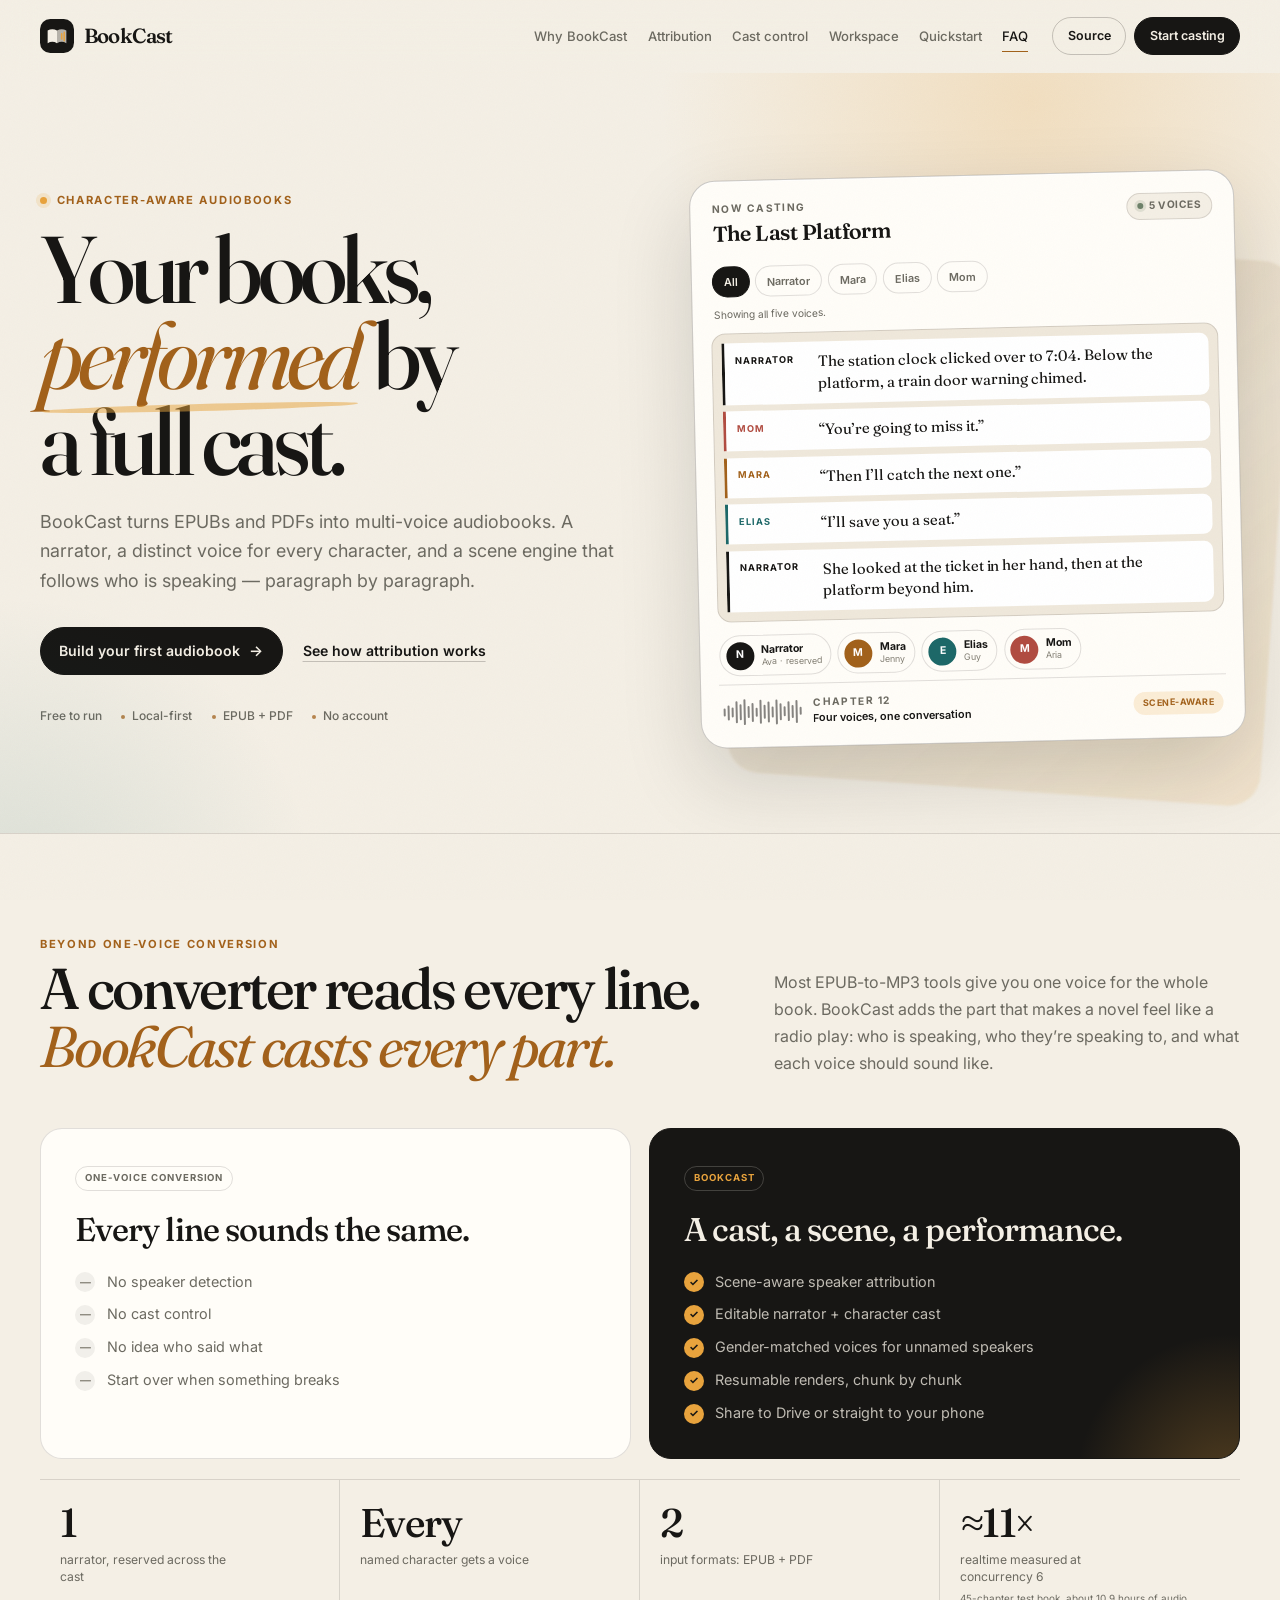
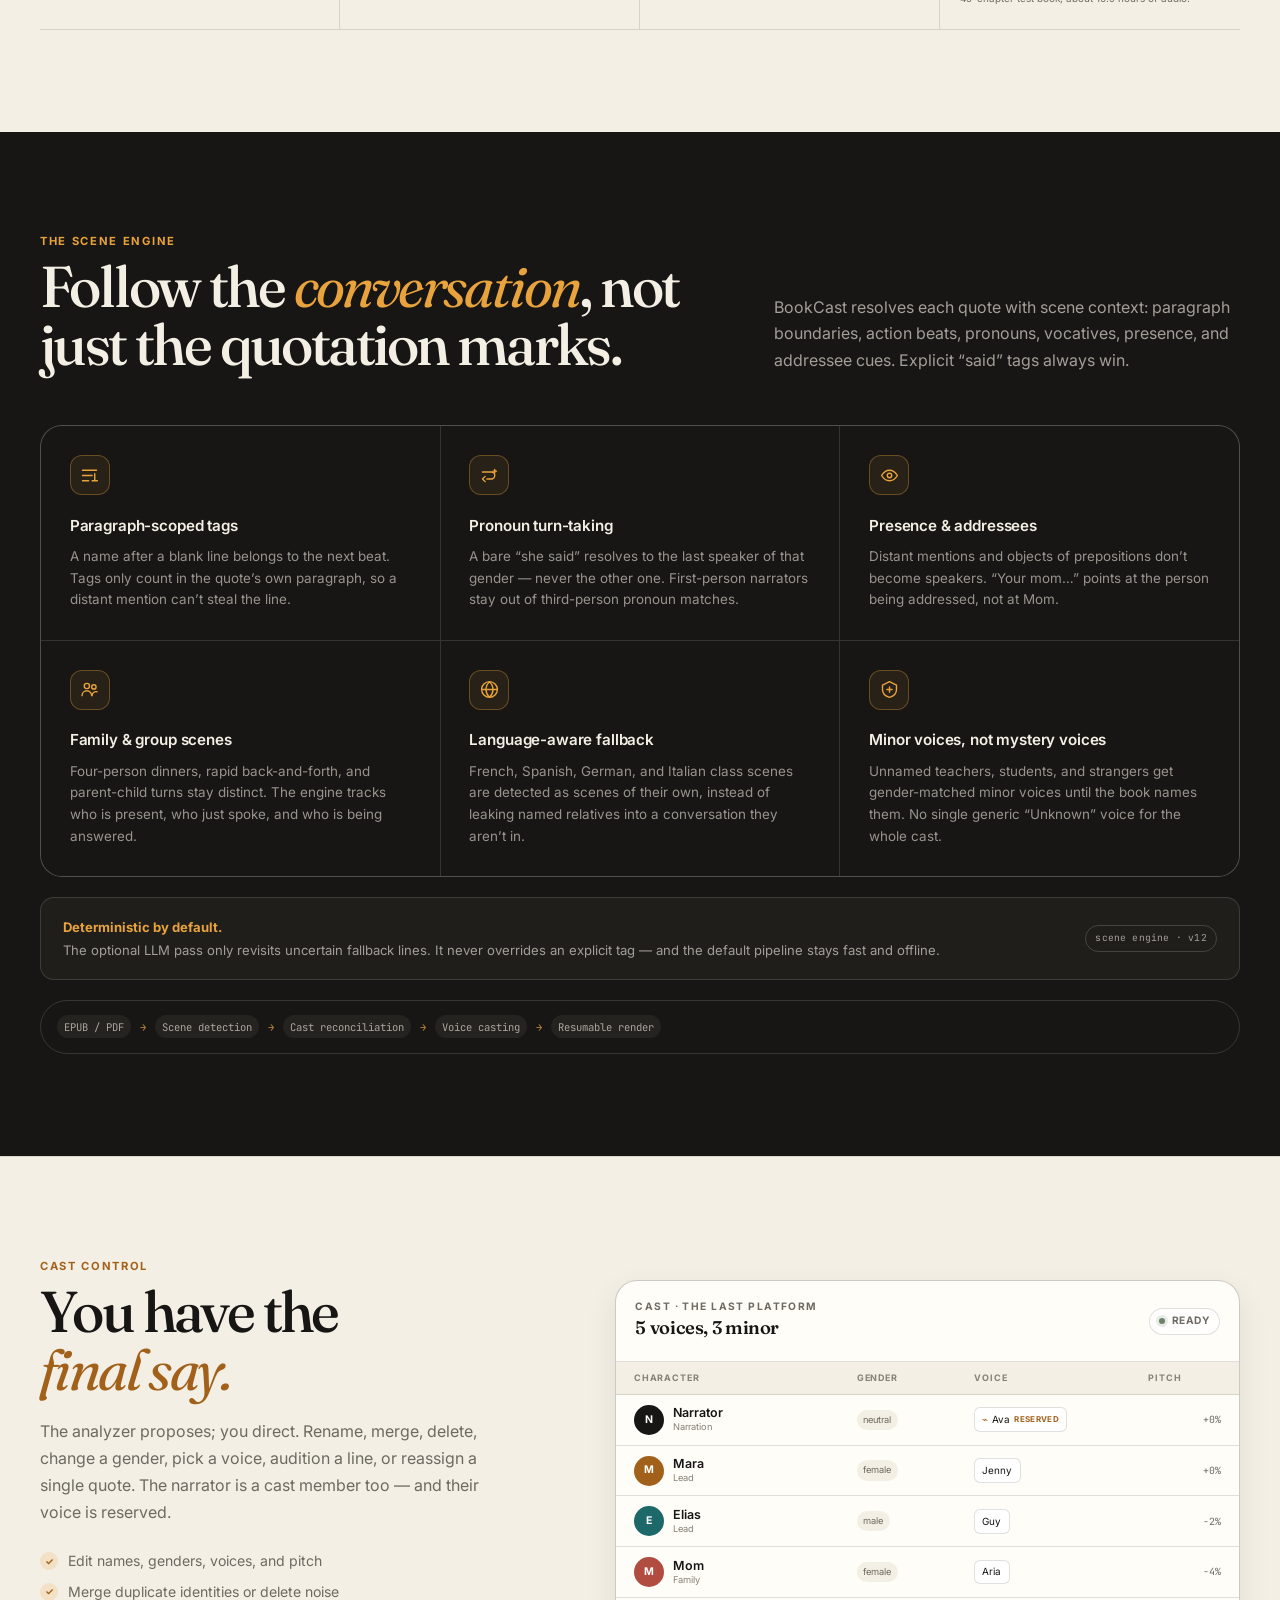
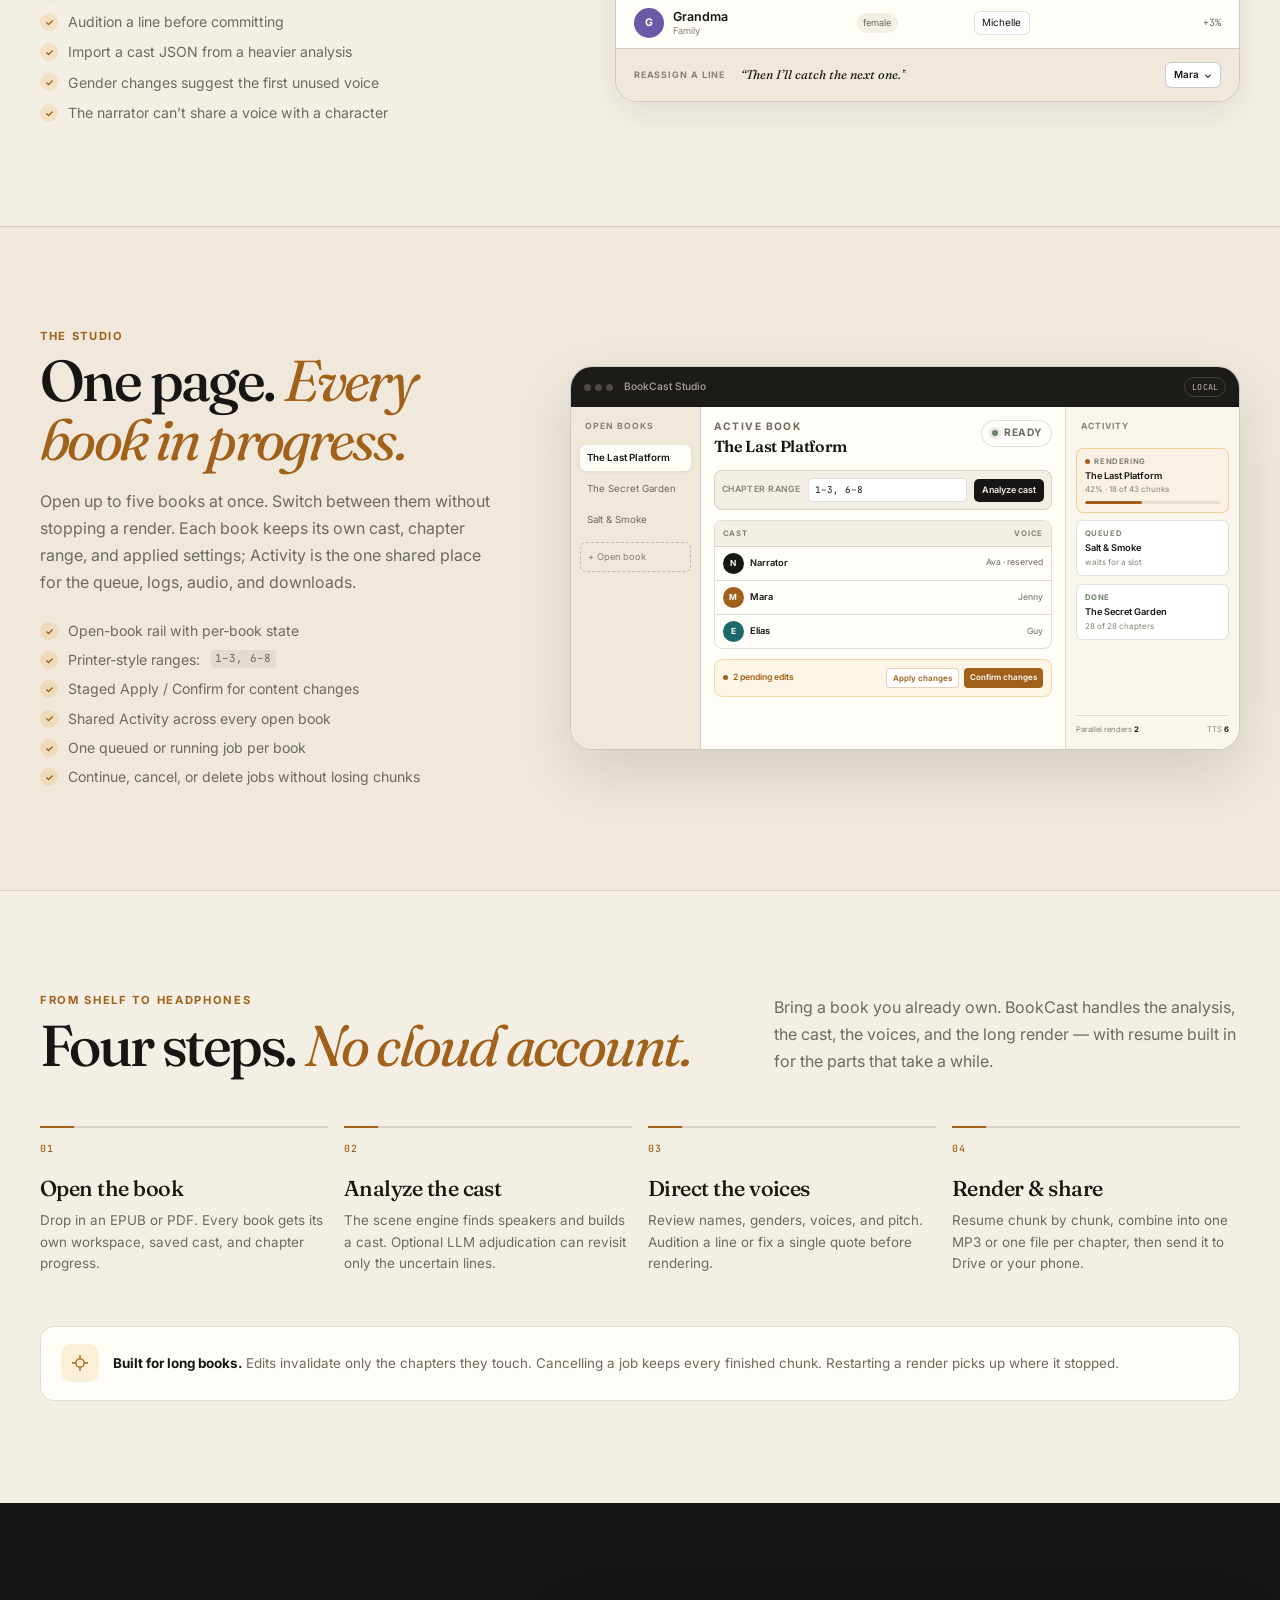
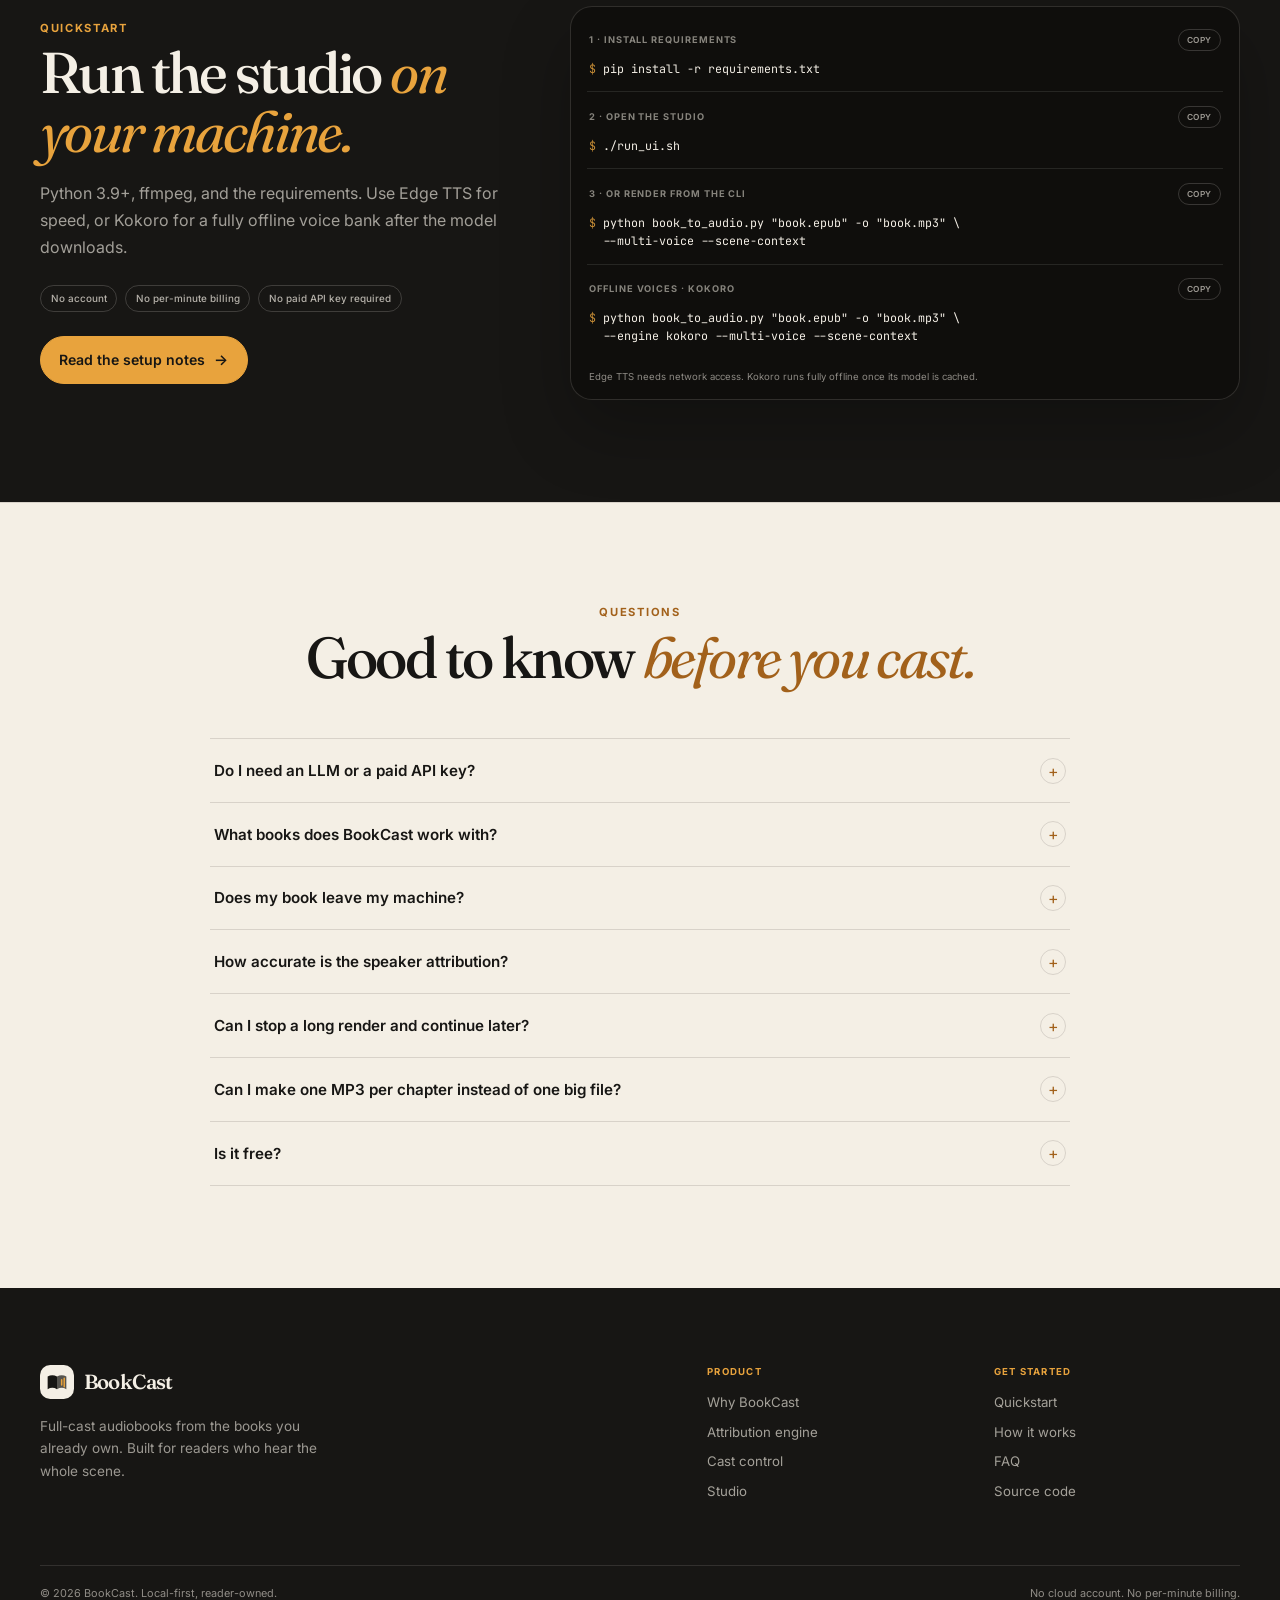
<file: site/index.html>
<!doctype html>
<html lang="en">
<head>
  <meta charset="utf-8">
  <meta name="viewport" content="width=device-width, initial-scale=1">
  <title>BookCast — Full-cast audiobooks from the books you own</title>
  <meta name="description" content="BookCast turns EPUBs and PDFs into character-aware audiobooks: a narrator, a distinct voice for every character, and a scene engine that follows who is speaking.">
  <meta name="theme-color" content="#f4efe5">
  <meta property="og:type" content="website">
  <meta property="og:site_name" content="BookCast">
  <meta property="og:title" content="BookCast — Your books, performed by a full cast">
  <meta property="og:description" content="Character-aware audiobooks from EPUB and PDF. A narrator, a voice for every character, and a scene engine that follows the conversation.">
  <meta property="og:image" content="assets/og-card.png">
  <meta property="og:image:width" content="1200">
  <meta property="og:image:height" content="630">
  <meta property="og:image:alt" content="BookCast — Your books, performed by a full cast.">
  <meta name="twitter:card" content="summary_large_image">
  <meta name="twitter:title" content="BookCast — Your books, performed by a full cast">
  <meta name="twitter:description" content="Character-aware audiobooks from EPUB and PDF. A narrator, a voice for every character, and a scene engine that follows the conversation.">
  <meta name="twitter:image" content="assets/og-card.png">
  <meta name="twitter:image:alt" content="BookCast — Your books, performed by a full cast.">
  <link rel="icon" href="assets/favicon.svg" type="image/svg+xml">
  <link rel="preconnect" href="https://fonts.googleapis.com">
  <link rel="preconnect" href="https://fonts.gstatic.com" crossorigin>
  <link href="https://fonts.googleapis.com/css2?family=Fraunces:ital,opsz,wght@0,9..144,400;0,9..144,500;0,9..144,600;1,9..144,400;1,9..144,500&family=Inter:wght@400;500;600;700&family=JetBrains+Mono:wght@400;500&display=swap" rel="stylesheet">
  <link rel="stylesheet" href="assets/styles.css">
  <script>document.documentElement.classList.add('js');</script>
  <script src="assets/config.js" defer></script>
  <script src="assets/app.js" defer></script>
</head>
<body>
  <a class="skip-link" href="#main">Skip to content</a>

  <header class="site-header" data-header>
    <div class="wrap header-inner">
      <a class="brand" href="#top" aria-label="BookCast home">
        <span class="brand-mark" aria-hidden="true">
          <svg viewBox="0 0 40 40" role="img">
            <rect width="40" height="40" rx="12" fill="currentColor"/>
            <path d="M9 13.6c3.7-2.2 7.3-2.2 11 0v14.8c-3.7-2.2-7.3-2.2-11 0V13.6Z" fill="#f4efe5"/>
            <path d="M20 13.6c3.7-2.2 7.3-2.2 11 0v14.8c-3.7-2.2-7.3-2.2-11 0V13.6Z" fill="#f4efe5" opacity=".72"/>
            <path d="M25.5 17.5v6M28.5 15.5v10" stroke="#e8a33d" stroke-width="1.8" stroke-linecap="round"/>
          </svg>
        </span>
        <span class="brand-word">BookCast</span>
      </a>

      <nav class="site-nav" id="site-nav" aria-label="Main navigation">
        <a href="#difference">Why BookCast</a>
        <a href="#engine">Attribution</a>
        <a href="#cast">Cast control</a>
        <a href="#workspace">Workspace</a>
        <a href="#quickstart">Quickstart</a>
        <a href="#faq">FAQ</a>
      </nav>

      <div class="header-actions">
        <a class="button button-small button-ghost" href="#" data-repo-link hidden>Source</a>
        <a class="button button-small" href="#quickstart" data-app-link>Start casting</a>
        <button class="nav-toggle" type="button" aria-expanded="false" aria-controls="site-nav" aria-label="Open menu" data-nav-toggle>
          <span></span><span></span><span></span>
        </button>
      </div>
    </div>
  </header>

  <main id="main">
    <section class="hero" id="top">
      <div class="wrap hero-grid">
        <div class="hero-copy">
          <p class="eyebrow"><span class="pulse-dot" aria-hidden="true"></span> Character-aware audiobooks</p>
          <h1>Your books,<br><em>performed</em> by<br>a full cast.</h1>
          <p class="lede">BookCast turns EPUBs and PDFs into multi-voice audiobooks. A narrator, a distinct voice for every character, and a scene engine that follows who is speaking — paragraph by paragraph.</p>
          <div class="cta-row">
            <a class="button" href="#quickstart" data-app-link>Build your first audiobook <span aria-hidden="true">→</span></a>
            <a class="text-link" href="#engine">See how attribution works</a>
          </div>
          <ul class="trust-row" aria-label="Product facts">
            <li>Free to run</li>
            <li>Local-first</li>
            <li>EPUB + PDF</li>
            <li>No account</li>
          </ul>
        </div>

        <div class="hero-visual">
          <div class="cast-sheet">
            <div class="sheet-top">
              <div>
                <span class="micro">Now casting</span>
                <strong>The Last Platform</strong>
              </div>
              <span class="status-pill"><span class="status-dot" aria-hidden="true"></span> 5 voices</span>
            </div>

            <div class="speaker-tabs" role="group" aria-label="Highlight lines by speaker">
              <button class="speaker-chip" type="button" data-speaker-filter="all" aria-pressed="true">All</button>
              <button class="speaker-chip" type="button" data-speaker-filter="narrator" aria-pressed="false">Narrator</button>
              <button class="speaker-chip" type="button" data-speaker-filter="mara" aria-pressed="false">Mara</button>
              <button class="speaker-chip" type="button" data-speaker-filter="elias" aria-pressed="false">Elias</button>
              <button class="speaker-chip" type="button" data-speaker-filter="mom" aria-pressed="false">Mom</button>
            </div>
            <p class="filter-status" data-cast-status aria-live="polite">Showing all five voices.</p>

            <div class="script-card">
              <div class="script-line" data-line-speaker="narrator">
                <span class="speaker-tag">Narrator</span>
                <p>The station clock clicked over to 7:04. Below the platform, a train door warning chimed.</p>
              </div>
              <div class="script-line" data-line-speaker="mom">
                <span class="speaker-tag">Mom</span>
                <p>“You’re going to miss it.”</p>
              </div>
              <div class="script-line" data-line-speaker="mara">
                <span class="speaker-tag">Mara</span>
                <p>“Then I’ll catch the next one.”</p>
              </div>
              <div class="script-line" data-line-speaker="elias">
                <span class="speaker-tag">Elias</span>
                <p>“I’ll save you a seat.”</p>
              </div>
              <div class="script-line" data-line-speaker="narrator">
                <span class="speaker-tag">Narrator</span>
                <p>She looked at the ticket in her hand, then at the platform beyond him.</p>
              </div>
            </div>

            <div class="cast-strip" aria-label="Cast">
              <button class="cast-person" type="button" data-speaker-filter="narrator" aria-pressed="false">
                <span class="avatar avatar-narrator">N</span>
                <span><strong>Narrator</strong><small>Ava · reserved</small></span>
              </button>
              <button class="cast-person" type="button" data-speaker-filter="mara" aria-pressed="false">
                <span class="avatar avatar-mara">M</span>
                <span><strong>Mara</strong><small>Jenny</small></span>
              </button>
              <button class="cast-person" type="button" data-speaker-filter="elias" aria-pressed="false">
                <span class="avatar avatar-elias">E</span>
                <span><strong>Elias</strong><small>Guy</small></span>
              </button>
              <button class="cast-person" type="button" data-speaker-filter="mom" aria-pressed="false">
                <span class="avatar avatar-mom">M</span>
                <span><strong>Mom</strong><small>Aria</small></span>
              </button>
            </div>

            <div class="sheet-foot">
              <div class="waveform" aria-hidden="true">
                <span style="--h:8px"></span><span style="--h:15px"></span><span style="--h:10px"></span><span style="--h:22px"></span><span style="--h:16px"></span><span style="--h:26px"></span><span style="--h:12px"></span><span style="--h:19px"></span><span style="--h:9px"></span><span style="--h:24px"></span><span style="--h:14px"></span><span style="--h:21px"></span><span style="--h:11px"></span><span style="--h:25px"></span><span style="--h:17px"></span><span style="--h:10px"></span><span style="--h:20px"></span><span style="--h:13px"></span><span style="--h:23px"></span><span style="--h:8px"></span>
              </div>
              <div class="sheet-meta">
                <span class="micro">Chapter 12</span>
                <strong>Four voices, one conversation</strong>
              </div>
              <span class="sheet-badge">Scene-aware</span>
            </div>
          </div>
        </div>
      </div>
    </section>

    <section class="section" id="difference">
      <div class="wrap">
        <div class="section-head split-head reveal">
          <div>
            <p class="eyebrow">Beyond one-voice conversion</p>
            <h2>A converter reads every line. <em>BookCast casts every part.</em></h2>
          </div>
          <p class="section-intro">Most EPUB-to-MP3 tools give you one voice for the whole book. BookCast adds the part that makes a novel feel like a radio play: who is speaking, who they’re speaking to, and what each voice should sound like.</p>
        </div>

        <div class="compare-grid">
          <article class="compare-card reveal">
            <span class="compare-label">One-voice conversion</span>
            <h3>Every line sounds the same.</h3>
            <ul class="feature-list">
              <li><span class="mark mark-muted" aria-hidden="true">—</span> No speaker detection</li>
              <li><span class="mark mark-muted" aria-hidden="true">—</span> No cast control</li>
              <li><span class="mark mark-muted" aria-hidden="true">—</span> No idea who said what</li>
              <li><span class="mark mark-muted" aria-hidden="true">—</span> Start over when something breaks</li>
            </ul>
          </article>

          <article class="compare-card featured reveal">
            <span class="compare-label">BookCast</span>
            <h3>A cast, a scene, a performance.</h3>
            <ul class="feature-list">
              <li><span class="mark mark-accent" aria-hidden="true">✓</span> Scene-aware speaker attribution</li>
              <li><span class="mark mark-accent" aria-hidden="true">✓</span> Editable narrator + character cast</li>
              <li><span class="mark mark-accent" aria-hidden="true">✓</span> Gender-matched voices for unnamed speakers</li>
              <li><span class="mark mark-accent" aria-hidden="true">✓</span> Resumable renders, chunk by chunk</li>
              <li><span class="mark mark-accent" aria-hidden="true">✓</span> Share to Drive or straight to your phone</li>
            </ul>
          </article>
        </div>

        <div class="stats-row reveal" aria-label="BookCast at a glance">
          <div class="stat">
            <strong>1</strong>
            <span>narrator, reserved across the cast</span>
          </div>
          <div class="stat">
            <strong>Every</strong>
            <span>named character gets a voice</span>
          </div>
          <div class="stat">
            <strong>2</strong>
            <span>input formats: EPUB + PDF</span>
          </div>
          <div class="stat">
            <strong>≈11×</strong>
            <span>realtime measured at concurrency 6</span>
            <small>45-chapter test book, about 10.9 hours of audio.</small>
          </div>
        </div>
      </div>
    </section>

    <section class="section section--ink" id="engine">
      <div class="wrap">
        <div class="section-head split-head reveal">
          <div>
            <p class="eyebrow">The scene engine</p>
            <h2>Follow the <em>conversation</em>, not just the quotation marks.</h2>
          </div>
          <p class="section-intro">BookCast resolves each quote with scene context: paragraph boundaries, action beats, pronouns, vocatives, presence, and addressee cues. Explicit “said” tags always win.</p>
        </div>

        <div class="feature-grid">
          <article class="feature-card reveal">
            <span class="feature-icon" aria-hidden="true">
              <svg viewBox="0 0 24 24"><path d="M4 6h16M4 12h11M4 18h7"/><path d="M18 10v8M15 18h6"/></svg>
            </span>
            <h3>Paragraph-scoped tags</h3>
            <p>A name after a blank line belongs to the next beat. Tags only count in the quote’s own paragraph, so a distant mention can’t steal the line.</p>
          </article>

          <article class="feature-card reveal">
            <span class="feature-icon" aria-hidden="true">
              <svg viewBox="0 0 24 24"><path d="M4 8h10a4 4 0 0 1 0 8H9"/><path d="m7 13-3 3 3 3"/><path d="M18 5v4M20 7h-4"/></svg>
            </span>
            <h3>Pronoun turn-taking</h3>
            <p>A bare “she said” resolves to the last speaker of that gender — never the other one. First-person narrators stay out of third-person pronoun matches.</p>
          </article>

          <article class="feature-card reveal">
            <span class="feature-icon" aria-hidden="true">
              <svg viewBox="0 0 24 24"><path d="M3 12s3.5-6 9-6 9 6 9 6-3.5 6-9 6-9-6-9-6Z"/><circle cx="12" cy="12" r="2.5"/></svg>
            </span>
            <h3>Presence &amp; addressees</h3>
            <p>Distant mentions and objects of prepositions don’t become speakers. “Your mom…” points at the person being addressed, not at Mom.</p>
          </article>

          <article class="feature-card reveal">
            <span class="feature-icon" aria-hidden="true">
              <svg viewBox="0 0 24 24"><circle cx="9" cy="8" r="3"/><path d="M3.5 19a5.5 5.5 0 0 1 11 0"/><circle cx="17" cy="9" r="2.5"/><path d="M15 19a4.5 4.5 0 0 1 5.5-4.4"/></svg>
            </span>
            <h3>Family &amp; group scenes</h3>
            <p>Four-person dinners, rapid back-and-forth, and parent-child turns stay distinct. The engine tracks who is present, who just spoke, and who is being answered.</p>
          </article>

          <article class="feature-card reveal">
            <span class="feature-icon" aria-hidden="true">
              <svg viewBox="0 0 24 24"><circle cx="12" cy="12" r="9"/><path d="M3 12h18M12 3c2.5 2.5 4 5.6 4 9s-1.5 6.5-4 9c-2.5-2.5-4-5.6-4-9s1.5-6.5 4-9Z"/></svg>
            </span>
            <h3>Language-aware fallback</h3>
            <p>French, Spanish, German, and Italian class scenes are detected as scenes of their own, instead of leaking named relatives into a conversation they aren’t in.</p>
          </article>

          <article class="feature-card reveal">
            <span class="feature-icon" aria-hidden="true">
              <svg viewBox="0 0 24 24"><path d="M12 3 4 7v5c0 4.5 3.4 7.7 8 9 4.6-1.3 8-4.5 8-9V7l-8-4Z"/><path d="M9 12h6M12 9v6"/></svg>
            </span>
            <h3>Minor voices, not mystery voices</h3>
            <p>Unnamed teachers, students, and strangers get gender-matched minor voices until the book names them. No single generic “Unknown” voice for the whole cast.</p>
          </article>
        </div>

        <div class="engine-note reveal">
          <div>
            <strong>Deterministic by default.</strong>
            <span>The optional LLM pass only revisits uncertain fallback lines. It never overrides an explicit tag — and the default pipeline stays fast and offline.</span>
          </div>
          <span class="engine-version">scene engine · v12</span>
        </div>

        <div class="pipeline reveal" aria-label="Attribution pipeline">
          <span>EPUB / PDF</span><span class="arrow" aria-hidden="true">→</span>
          <span>Scene detection</span><span class="arrow" aria-hidden="true">→</span>
          <span>Cast reconciliation</span><span class="arrow" aria-hidden="true">→</span>
          <span>Voice casting</span><span class="arrow" aria-hidden="true">→</span>
          <span>Resumable render</span>
        </div>
      </div>
    </section>

    <section class="section" id="cast">
      <div class="wrap cast-layout">
        <div class="cast-copy reveal">
          <p class="eyebrow">Cast control</p>
          <h2>You have the<br><em>final say.</em></h2>
          <p class="section-intro">The analyzer proposes; you direct. Rename, merge, delete, change a gender, pick a voice, audition a line, or reassign a single quote. The narrator is a cast member too — and their voice is reserved.</p>
          <ul class="check-list">
            <li><span aria-hidden="true">✓</span> Edit names, genders, voices, and pitch</li>
            <li><span aria-hidden="true">✓</span> Merge duplicate identities or delete noise</li>
            <li><span aria-hidden="true">✓</span> Audition a line before committing</li>
            <li><span aria-hidden="true">✓</span> Import a cast JSON from a heavier analysis</li>
            <li><span aria-hidden="true">✓</span> Gender changes suggest the first unused voice</li>
            <li><span aria-hidden="true">✓</span> The narrator can’t share a voice with a character</li>
          </ul>
        </div>

        <div class="cast-editor reveal" aria-label="Example cast editor">
          <div class="editor-head">
            <div>
              <span class="micro">Cast · The Last Platform</span>
              <strong>5 voices, 3 minor</strong>
            </div>
            <span class="status-pill status-pill-light"><span class="status-dot" aria-hidden="true"></span> Ready</span>
          </div>

          <div class="editor-table">
            <div class="editor-row editor-row-head" aria-hidden="true">
              <span>Character</span><span>Gender</span><span>Voice</span><span>Pitch</span>
            </div>

            <div class="editor-row">
              <div class="person-cell">
                <span class="avatar avatar-narrator">N</span>
                <span><strong>Narrator</strong><small>Narration</small></span>
              </div>
              <span class="tag">neutral</span>
              <span class="voice-pill"><span class="voice-lock" aria-hidden="true">⌁</span> Ava <small>reserved</small></span>
              <span class="pitch">+0%</span>
            </div>

            <div class="editor-row">
              <div class="person-cell">
                <span class="avatar avatar-mara">M</span>
                <span><strong>Mara</strong><small>Lead</small></span>
              </div>
              <span class="tag">female</span>
              <span class="voice-pill">Jenny</span>
              <span class="pitch">+0%</span>
            </div>

            <div class="editor-row">
              <div class="person-cell">
                <span class="avatar avatar-elias">E</span>
                <span><strong>Elias</strong><small>Lead</small></span>
              </div>
              <span class="tag">male</span>
              <span class="voice-pill">Guy</span>
              <span class="pitch">−2%</span>
            </div>

            <div class="editor-row">
              <div class="person-cell">
                <span class="avatar avatar-mom">M</span>
                <span><strong>Mom</strong><small>Family</small></span>
              </div>
              <span class="tag">female</span>
              <span class="voice-pill">Aria</span>
              <span class="pitch">−4%</span>
            </div>

            <div class="editor-row">
              <div class="person-cell">
                <span class="avatar avatar-grandma">G</span>
                <span><strong>Grandma</strong><small>Family</small></span>
              </div>
              <span class="tag">female</span>
              <span class="voice-pill">Michelle</span>
              <span class="pitch">+3%</span>
            </div>
          </div>

          <div class="quote-fix">
            <span class="quote-fix-label">Reassign a line</span>
            <div class="quote-fix-body">
              <span class="quote">“Then I’ll catch the next one.”</span>
              <span class="select-pill">Mara <span aria-hidden="true">⌄</span></span>
            </div>
          </div>
        </div>
      </div>
    </section>

    <section class="section section--paper2" id="workspace">
      <div class="wrap workspace-layout">
        <div class="workspace-copy reveal">
          <p class="eyebrow">The studio</p>
          <h2>One page. <em>Every book in progress.</em></h2>
          <p class="section-intro">Open up to five books at once. Switch between them without stopping a render. Each book keeps its own cast, chapter range, and applied settings; Activity is the one shared place for the queue, logs, audio, and downloads.</p>
          <ul class="check-list check-list-tight">
            <li><span aria-hidden="true">✓</span> Open-book rail with per-book state</li>
            <li><span aria-hidden="true">✓</span> Printer-style ranges: <code>1–3, 6–8</code></li>
            <li><span aria-hidden="true">✓</span> Staged Apply / Confirm for content changes</li>
            <li><span aria-hidden="true">✓</span> Shared Activity across every open book</li>
            <li><span aria-hidden="true">✓</span> One queued or running job per book</li>
            <li><span aria-hidden="true">✓</span> Continue, cancel, or delete jobs without losing chunks</li>
          </ul>
        </div>

        <figure class="app-mock reveal" role="img" aria-label="BookCast studio mockup: an open-book rail, a per-book chapter range and cast table, and a shared Activity panel with rendering, queued, and finished jobs.">
          <div class="app-topbar">
            <span class="window-dots" aria-hidden="true"><i></i><i></i><i></i></span>
            <span>BookCast Studio</span>
            <span class="app-topbar-status">local</span>
          </div>
          <div class="app-body">
            <aside class="app-rail">
              <span class="rail-label">Open books</span>
              <span class="rail-book active">The Last Platform</span>
              <span class="rail-book">The Secret Garden</span>
              <span class="rail-book">Salt &amp; Smoke</span>
              <span class="rail-add">+ Open book</span>
            </aside>

            <div class="app-main">
              <div class="app-head">
                <div><span class="micro">Active book</span><strong>The Last Platform</strong></div>
                <span class="status-pill status-pill-light"><span class="status-dot" aria-hidden="true"></span> Ready</span>
              </div>

              <div class="app-range">
                <span class="app-label">Chapter range</span>
                <span class="range-input">1–3, 6–8</span>
                <span class="app-button">Analyze cast</span>
              </div>

              <div class="mini-cast">
                <div class="mini-cast-head"><span>Cast</span><span>Voice</span></div>
                <div class="mini-cast-row"><span class="mini-person"><span class="avatar avatar-narrator">N</span>Narrator</span><span>Ava · reserved</span></div>
                <div class="mini-cast-row"><span class="mini-person"><span class="avatar avatar-mara">M</span>Mara</span><span>Jenny</span></div>
                <div class="mini-cast-row"><span class="mini-person"><span class="avatar avatar-elias">E</span>Elias</span><span>Guy</span></div>
              </div>

              <div class="apply-bar">
                <span><i class="pending-dot" aria-hidden="true"></i> 2 pending edits</span>
                <span class="apply-actions"><span class="apply-ghost">Apply changes</span><span class="apply-solid">Confirm changes</span></span>
              </div>
            </div>

            <aside class="app-activity">
              <span class="rail-label">Activity</span>
              <div class="job-card active">
                <span class="job-title"><i class="job-dot" aria-hidden="true"></i> Rendering</span>
                <strong>The Last Platform</strong>
                <span class="job-meta">42% · 18 of 43 chunks</span>
                <span class="progress"><i style="width:42%"></i></span>
              </div>
              <div class="job-card">
                <span class="job-title">Queued</span>
                <strong>Salt &amp; Smoke</strong>
                <span class="job-meta">waits for a slot</span>
              </div>
              <div class="job-card done">
                <span class="job-title">Done</span>
                <strong>The Secret Garden</strong>
                <span class="job-meta">28 of 28 chapters</span>
              </div>
              <div class="activity-foot">
                <span>Parallel renders <strong>2</strong></span>
                <span>TTS <strong>6</strong></span>
              </div>
            </aside>
          </div>
        </figure>
      </div>
    </section>

    <section class="section" id="how">
      <div class="wrap">
        <div class="section-head split-head reveal">
          <div>
            <p class="eyebrow">From shelf to headphones</p>
            <h2>Four steps. <em>No cloud account.</em></h2>
          </div>
          <p class="section-intro">Bring a book you already own. BookCast handles the analysis, the cast, the voices, and the long render — with resume built in for the parts that take a while.</p>
        </div>

        <div class="steps">
          <article class="step reveal">
            <span class="step-number" aria-hidden="true">01</span>
            <h3>Open the book</h3>
            <p>Drop in an EPUB or PDF. Every book gets its own workspace, saved cast, and chapter progress.</p>
          </article>
          <article class="step reveal">
            <span class="step-number" aria-hidden="true">02</span>
            <h3>Analyze the cast</h3>
            <p>The scene engine finds speakers and builds a cast. Optional LLM adjudication can revisit only the uncertain lines.</p>
          </article>
          <article class="step reveal">
            <span class="step-number" aria-hidden="true">03</span>
            <h3>Direct the voices</h3>
            <p>Review names, genders, voices, and pitch. Audition a line or fix a single quote before rendering.</p>
          </article>
          <article class="step reveal">
            <span class="step-number" aria-hidden="true">04</span>
            <h3>Render &amp; share</h3>
            <p>Resume chunk by chunk, combine into one MP3 or one file per chapter, then send it to Drive or your phone.</p>
          </article>
        </div>

        <div class="long-book-note reveal">
          <span class="long-book-icon" aria-hidden="true">
            <svg viewBox="0 0 24 24"><path d="M12 3v3M12 18v3M3 12h3M18 12h3"/><circle cx="12" cy="12" r="5"/></svg>
          </span>
          <p><strong>Built for long books.</strong> Edits invalidate only the chapters they touch. Cancelling a job keeps every finished chunk. Restarting a render picks up where it stopped.</p>
        </div>
      </div>
    </section>

    <section class="section section--ink" id="quickstart">
      <div class="wrap quickstart-layout">
        <div class="quickstart-copy reveal">
          <p class="eyebrow">Quickstart</p>
          <h2>Run the studio <em>on your machine.</em></h2>
          <p class="section-intro">Python 3.9+, ffmpeg, and the requirements. Use Edge TTS for speed, or Kokoro for a fully offline voice bank after the model downloads.</p>
          <div class="quick-facts">
            <span>No account</span>
            <span>No per-minute billing</span>
            <span>No paid API key required</span>
          </div>
          <a class="button button-amber" href="#faq">Read the setup notes <span aria-hidden="true">→</span></a>
        </div>

        <div class="code-card reveal">
          <div class="code-block">
            <div class="code-label">
              <span>1 · Install requirements</span>
              <button class="copy-button" type="button" data-copy-target="cmd-install">Copy</button>
            </div>
            <pre><code id="cmd-install">pip install -r requirements.txt</code></pre>
          </div>

          <div class="code-block">
            <div class="code-label">
              <span>2 · Open the studio</span>
              <button class="copy-button" type="button" data-copy-target="cmd-ui">Copy</button>
            </div>
            <pre><code id="cmd-ui">./run_ui.sh</code></pre>
          </div>

          <div class="code-block">
            <div class="code-label">
              <span>3 · Or render from the CLI</span>
              <button class="copy-button" type="button" data-copy-target="cmd-cli">Copy</button>
            </div>
            <pre><code id="cmd-cli">python book_to_audio.py "book.epub" -o "book.mp3" \
  --multi-voice --scene-context</code></pre>
          </div>

          <div class="code-block">
            <div class="code-label">
              <span>Offline voices · Kokoro</span>
              <button class="copy-button" type="button" data-copy-target="cmd-kokoro">Copy</button>
            </div>
            <pre><code id="cmd-kokoro">python book_to_audio.py "book.epub" -o "book.mp3" \
  --engine kokoro --multi-voice --scene-context</code></pre>
          </div>

          <p class="code-footnote">Edge TTS needs network access. Kokoro runs fully offline once its model is cached.</p>
        </div>
      </div>
    </section>

    <section class="section" id="faq">
      <div class="wrap">
        <div class="section-head centered-head reveal">
          <p class="eyebrow">Questions</p>
          <h2>Good to know <em>before you cast.</em></h2>
        </div>

        <div class="faq-list reveal">
          <details>
            <summary>Do I need an LLM or a paid API key?</summary>
            <p>No. The deterministic scene engine is the default and the measured offline path. The optional LLM mode is opt-in, works with free/local models such as Ollama on a Colab GPU, and only revisits uncertain fallback lines. Explicit “said” tags are never overridden.</p>
          </details>
          <details>
            <summary>What books does BookCast work with?</summary>
            <p>Text-based EPUBs and PDFs. EPUB is the better input because chapter structure and paragraphs are already clean. PDFs work best when they contain selectable text; scanned image-only PDFs need OCR first. Use only books you have the right to convert.</p>
          </details>
          <details>
            <summary>Does my book leave my machine?</summary>
            <p>The app, cast, progress, and audio stay on your machine. If you choose Edge TTS, the text being spoken is sent to Microsoft’s speech service. Choose Kokoro for a fully offline render. No BookCast account or upload step is involved.</p>
          </details>
          <details>
            <summary>How accurate is the speaker attribution?</summary>
            <p>It is probabilistic, not magic. The scene engine is the default because it measured best among the offline engines on public-domain novels, and it is tuned against a regression suite. When it gets a line wrong, the cast editor lets you reassign that quote or fix the character without re-rendering the whole book.</p>
          </details>
          <details>
            <summary>Can I stop a long render and continue later?</summary>
            <p>Yes. Renders are chunked and resumable. Cancelling a job keeps finished chunks, and a restart skips them. Edits that affect a chapter delete only that chapter’s cached chunks, so the next render redoes just what changed.</p>
          </details>
          <details>
            <summary>Can I make one MP3 per chapter instead of one big file?</summary>
            <p>Yes. Use the per-chapter output option in the studio or <code>--per-chapter</code> on the CLI. Chapter ranges also work, so you can render <code>1–3, 6–8</code> first and come back for the rest.</p>
          </details>
          <details>
            <summary>Is it free?</summary>
            <p>Yes. There is no BookCast account, subscription, or per-minute billing. Edge TTS is free to use, and Kokoro is an open offline voice engine. You provide the hardware and the books.</p>
          </details>
        </div>
      </div>
    </section>
  </main>

  <footer class="site-footer">
    <div class="wrap">
      <div class="footer-grid">
        <div class="footer-brand">
          <a class="brand brand-footer" href="#top" aria-label="BookCast home">
            <span class="brand-mark" aria-hidden="true">
              <svg viewBox="0 0 40 40"><rect width="40" height="40" rx="12" fill="currentColor"/><path d="M9 13.6c3.7-2.2 7.3-2.2 11 0v14.8c-3.7-2.2-7.3-2.2-11 0V13.6Z" fill="#171614"/><path d="M20 13.6c3.7-2.2 7.3-2.2 11 0v14.8c-3.7-2.2-7.3-2.2-11 0V13.6Z" fill="#171614" opacity=".72"/><path d="M25.5 17.5v6M28.5 15.5v10" stroke="#e8a33d" stroke-width="1.8" stroke-linecap="round"/></svg>
            </span>
            <span class="brand-word">BookCast</span>
          </a>
          <p>Full-cast audiobooks from the books you already own. Built for readers who hear the whole scene.</p>
        </div>

        <div class="footer-links">
          <span class="footer-label">Product</span>
          <a href="#difference">Why BookCast</a>
          <a href="#engine">Attribution engine</a>
          <a href="#cast">Cast control</a>
          <a href="#workspace">Studio</a>
        </div>

        <div class="footer-links">
          <span class="footer-label">Get started</span>
          <a href="#quickstart">Quickstart</a>
          <a href="#how">How it works</a>
          <a href="#faq">FAQ</a>
          <a href="#" data-repo-link hidden>Source code</a>
        </div>
      </div>

      <div class="footer-bottom">
        <span>© <span data-year>2026</span> BookCast. Local-first, reader-owned.</span>
        <span>No cloud account. No per-minute billing.</span>
      </div>
    </div>
  </footer>
</body>
</html>
</file>
<file: site/assets/styles.css>
/* BookCast — static landing page
   Warm paper, ink, amber; editorial display type with a clean UI face. */

:root {
  --paper: #f4efe5;
  --paper-2: #efe8db;
  --paper-3: #e8dfcf;
  --card: #fffdf8;
  --ink: #171614;
  --ink-2: #24211c;
  --muted: #6c6a61;
  --muted-2: #858176;
  --line: rgba(23, 22, 20, 0.13);
  --line-strong: rgba(23, 22, 20, 0.22);
  --amber: #e8a33d;
  --amber-deep: #a2611b;
  --amber-soft: #f6d49b;
  --teal: #1d6868;
  --rose: #b14c41;
  --violet: #6c5aa6;
  --sage: #6e826a;
  --radius: 22px;
  --radius-sm: 14px;
  --shadow: 0 24px 60px rgba(23, 22, 20, 0.12);
  --shadow-soft: 0 12px 32px rgba(23, 22, 20, 0.08);
  --display: "Fraunces", "Iowan Old Style", "Palatino Linotype", Georgia, serif;
  --sans: "Inter", -apple-system, BlinkMacSystemFont, "Segoe UI", sans-serif;
  --mono: "JetBrains Mono", ui-monospace, SFMono-Regular, Menlo, Consolas, monospace;
}

*,
*::before,
*::after {
  box-sizing: border-box;
}

html {
  scroll-behavior: smooth;
  -webkit-text-size-adjust: 100%;
}

@media (prefers-reduced-motion: reduce) {
  html {
    scroll-behavior: auto;
  }

  .cast-sheet,
  .button,
  .faq-list summary::after {
    transition: none;
  }

  .job-dot {
    animation: none;
  }
}

body {
  margin: 0;
  background: var(--paper);
  color: var(--ink);
  font-family: var(--sans);
  font-size: 16px;
  line-height: 1.55;
  -webkit-font-smoothing: antialiased;
  text-rendering: optimizeLegibility;
}

body::before {
  content: "";
  position: fixed;
  inset: 0;
  z-index: 90;
  pointer-events: none;
  opacity: 0.028;
  background-image: url("data:image/svg+xml,%3Csvg viewBox='0 0 180 180' xmlns='http://www.w3.org/2000/svg'%3E%3Cfilter id='n'%3E%3CfeTurbulence type='fractalNoise' baseFrequency='.88' numOctaves='3' stitchTiles='stitch'/%3E%3C/filter%3E%3Crect width='100%25' height='100%25' filter='url(%23n)'/%3E%3C/svg%3E");
  background-size: 180px 180px;
  mix-blend-mode: multiply;
}

img,
svg {
  display: block;
  max-width: 100%;
}

a {
  color: inherit;
}

button,
input {
  font: inherit;
}

button {
  color: inherit;
}

[hidden] {
  display: none !important;
}

::selection {
  background: var(--amber-soft);
  color: var(--ink);
}

:focus-visible {
  outline: 3px solid var(--amber);
  outline-offset: 3px;
  border-radius: 4px;
}

.skip-link {
  position: absolute;
  top: -100px;
  left: 1rem;
  z-index: 200;
  padding: 0.7rem 1rem;
  border-radius: 999px;
  background: var(--ink);
  color: var(--paper);
  font-size: 0.85rem;
  font-weight: 600;
  text-decoration: none;
}

.skip-link:focus {
  top: 1rem;
}

.wrap {
  width: min(1200px, calc(100% - 2.5rem));
  margin-inline: auto;
}

.micro {
  display: block;
  font-size: 0.64rem;
  font-weight: 700;
  letter-spacing: 0.14em;
  line-height: 1.3;
  text-transform: uppercase;
  color: var(--muted);
}

/* ---------- header ---------- */

.site-header {
  position: sticky;
  top: 0;
  z-index: 80;
  background: rgba(244, 239, 229, 0.82);
  border-bottom: 1px solid transparent;
  backdrop-filter: blur(16px);
  -webkit-backdrop-filter: blur(16px);
  transition: border-color 180ms ease, box-shadow 180ms ease;
}

.site-header.is-scrolled {
  border-bottom-color: var(--line);
  box-shadow: 0 10px 30px rgba(23, 22, 20, 0.05);
}

.header-inner {
  display: flex;
  align-items: center;
  gap: 1.5rem;
  min-height: 72px;
}

.brand {
  display: inline-flex;
  align-items: center;
  gap: 0.6rem;
  color: var(--ink);
  text-decoration: none;
  flex: 0 0 auto;
}

.brand-mark {
  width: 34px;
  height: 34px;
  color: var(--ink);
}

.brand-word {
  font-family: var(--display);
  font-size: 1.28rem;
  font-weight: 600;
  letter-spacing: -0.03em;
}

.site-nav {
  display: flex;
  align-items: center;
  gap: clamp(0.7rem, 1.6vw, 1.5rem);
  margin-left: auto;
}

.site-nav a {
  position: relative;
  color: var(--muted);
  font-size: 0.82rem;
  font-weight: 500;
  text-decoration: none;
  white-space: nowrap;
  transition: color 150ms ease;
}

.site-nav a::after {
  content: "";
  position: absolute;
  left: 0;
  right: 0;
  bottom: -6px;
  height: 1.5px;
  background: var(--amber-deep);
  transform: scaleX(0);
  transform-origin: left;
  transition: transform 180ms ease;
}

.site-nav a:hover,
.site-nav a[aria-current="true"] {
  color: var(--ink);
}

.site-nav a:hover::after,
.site-nav a[aria-current="true"]::after {
  transform: scaleX(1);
}

.header-actions {
  display: flex;
  align-items: center;
  gap: 0.5rem;
  flex: 0 0 auto;
}

/* ---------- buttons ---------- */

.button {
  display: inline-flex;
  align-items: center;
  justify-content: center;
  gap: 0.55rem;
  min-height: 48px;
  padding: 0.75rem 1.15rem;
  border: 1px solid var(--ink);
  border-radius: 999px;
  background: var(--ink);
  color: var(--paper);
  font-size: 0.88rem;
  font-weight: 600;
  line-height: 1.1;
  text-decoration: none;
  transition: transform 150ms ease, background 150ms ease, color 150ms ease, box-shadow 150ms ease;
}

.button:hover {
  transform: translateY(-1px);
  background: #2b2822;
  box-shadow: 0 8px 20px rgba(23, 22, 20, 0.18);
}

.button span {
  font-size: 1.05em;
  line-height: 0;
  transition: transform 150ms ease;
}

.button:hover span {
  transform: translateX(2px);
}

.button-small {
  min-height: 38px;
  padding: 0.55rem 0.9rem;
  font-size: 0.78rem;
}

.button-ghost {
  background: transparent;
  color: var(--ink);
  border-color: var(--line-strong);
}

.button-ghost:hover {
  background: rgba(23, 22, 20, 0.05);
  box-shadow: none;
}

.button-amber {
  background: var(--amber);
  border-color: var(--amber);
  color: var(--ink);
}

.button-amber:hover {
  background: #f0b356;
}

.text-link {
  display: inline-flex;
  align-items: center;
  min-height: 44px;
  color: var(--ink);
  font-size: 0.88rem;
  font-weight: 600;
  text-decoration: underline;
  text-decoration-color: var(--line-strong);
  text-underline-offset: 5px;
  transition: text-decoration-color 150ms ease;
}

.text-link:hover {
  text-decoration-color: var(--amber-deep);
}

.nav-toggle {
  display: none;
  width: 42px;
  height: 42px;
  padding: 0;
  border: 1px solid var(--line-strong);
  border-radius: 50%;
  background: transparent;
  cursor: pointer;
}

.nav-toggle span {
  display: block;
  width: 16px;
  height: 1.5px;
  margin: 3.5px auto;
  background: var(--ink);
  transition: transform 180ms ease, opacity 180ms ease;
}

.site-header.nav-open .nav-toggle span:nth-child(1) {
  transform: translateY(5px) rotate(45deg);
}

.site-header.nav-open .nav-toggle span:nth-child(2) {
  opacity: 0;
}

.site-header.nav-open .nav-toggle span:nth-child(3) {
  transform: translateY(-5px) rotate(-45deg);
}

/* ---------- hero ---------- */

.hero {
  position: relative;
  overflow: hidden;
  padding: clamp(4rem, 8vw, 7rem) 0 clamp(4rem, 7vw, 6.25rem);
}

.hero::before {
  content: "";
  position: absolute;
  width: 780px;
  height: 780px;
  top: -360px;
  right: -140px;
  border-radius: 50%;
  background: radial-gradient(circle, rgba(232, 163, 61, 0.22) 0%, rgba(232, 163, 61, 0) 67%);
  pointer-events: none;
}

.hero::after {
  content: "";
  position: absolute;
  width: 620px;
  height: 620px;
  left: -300px;
  bottom: -380px;
  border-radius: 50%;
  background: radial-gradient(circle, rgba(29, 104, 104, 0.12) 0%, rgba(29, 104, 104, 0) 70%);
  pointer-events: none;
}

.hero-grid {
  position: relative;
  display: grid;
  grid-template-columns: minmax(0, 1.04fr) minmax(0, 0.96fr);
  align-items: center;
  gap: clamp(2.5rem, 5vw, 5rem);
}

.hero-copy {
  max-width: 650px;
}

.eyebrow {
  display: flex;
  align-items: center;
  gap: 0.6rem;
  margin: 0;
  color: var(--amber-deep);
  font-size: 0.7rem;
  font-weight: 700;
  letter-spacing: 0.15em;
  line-height: 1.3;
  text-transform: uppercase;
}

.pulse-dot {
  width: 7px;
  height: 7px;
  border-radius: 50%;
  background: var(--amber);
  box-shadow: 0 0 0 4px rgba(232, 163, 61, 0.17);
  flex: 0 0 auto;
}

h1,
h2,
h3,
p {
  margin-top: 0;
}

h1 {
  margin: 1.1rem 0 1.4rem;
  font-family: var(--display);
  font-size: clamp(3.3rem, 7.4vw, 6.4rem);
  font-weight: 500;
  letter-spacing: -0.055em;
  line-height: 0.91;
}

h1 em {
  position: relative;
  padding-right: 0.06em;
  color: var(--amber-deep);
  font-style: italic;
  font-weight: 400;
}

h1 em::after {
  content: "";
  position: absolute;
  left: 0.02em;
  right: 0.05em;
  bottom: 0.02em;
  height: 0.07em;
  border-radius: 50%;
  background: var(--amber);
  opacity: 0.5;
  transform: rotate(-1.5deg);
}

.lede {
  max-width: 53ch;
  margin-bottom: 2rem;
  color: var(--muted);
  font-size: clamp(1.02rem, 1.4vw, 1.16rem);
  line-height: 1.65;
}

.cta-row {
  display: flex;
  flex-wrap: wrap;
  align-items: center;
  gap: 1.25rem;
}

.trust-row {
  display: flex;
  flex-wrap: wrap;
  gap: 0.55rem 1.2rem;
  margin: 2rem 0 0;
  padding: 0;
  list-style: none;
  color: var(--muted);
  font-size: 0.75rem;
  font-weight: 500;
}

.trust-row li {
  display: inline-flex;
  align-items: center;
  gap: 0.45rem;
}

.trust-row li::before {
  content: "";
  width: 4px;
  height: 4px;
  border-radius: 50%;
  background: var(--amber-deep);
  opacity: 0.75;
}

.trust-row li:first-child::before {
  display: none;
}

/* ---------- hero cast sheet ---------- */

.hero-visual {
  position: relative;
  min-width: 0;
}

.hero-visual::before {
  content: "";
  position: absolute;
  inset: 12% -7% -8% 9%;
  border-radius: 32px;
  background: linear-gradient(135deg, rgba(23, 22, 20, 0.08), rgba(232, 163, 61, 0.14));
  transform: rotate(4deg);
  filter: blur(1px);
}

.cast-sheet {
  position: relative;
  z-index: 1;
  padding: 1.15rem;
  border: 1px solid var(--line-strong);
  border-radius: 26px;
  background: var(--card);
  box-shadow: 0 30px 80px rgba(23, 22, 20, 0.16), 0 1px 0 rgba(255, 255, 255, 0.8) inset;
  transform: rotate(-1.3deg);
  transition: transform 300ms cubic-bezier(0.2, 0.7, 0.2, 1), box-shadow 300ms ease;
}

.cast-sheet:hover {
  transform: rotate(0deg) translateY(-3px);
  box-shadow: 0 36px 90px rgba(23, 22, 20, 0.2), 0 1px 0 rgba(255, 255, 255, 0.8) inset;
}

.sheet-top {
  display: flex;
  align-items: flex-start;
  justify-content: space-between;
  gap: 1rem;
  padding: 0.15rem 0.2rem 0.9rem;
}

.sheet-top strong {
  display: block;
  margin-top: 0.12rem;
  font-family: var(--display);
  font-size: 1.35rem;
  font-weight: 600;
  letter-spacing: -0.025em;
}

.status-pill {
  display: inline-flex;
  align-items: center;
  gap: 0.4rem;
  min-height: 27px;
  padding: 0.28rem 0.6rem;
  border: 1px solid var(--line);
  border-radius: 999px;
  background: var(--paper);
  color: var(--muted);
  font-size: 0.64rem;
  font-weight: 700;
  letter-spacing: 0.05em;
  text-transform: uppercase;
  white-space: nowrap;
}

.status-pill-light {
  background: rgba(255, 255, 255, 0.65);
}

.status-dot {
  width: 6px;
  height: 6px;
  border-radius: 50%;
  background: var(--sage);
  box-shadow: 0 0 0 3px rgba(110, 130, 106, 0.16);
}

.speaker-tabs {
  display: flex;
  gap: 0.35rem;
  overflow-x: auto;
  padding: 0.1rem 0.1rem 0.25rem;
  scrollbar-width: none;
}

.speaker-tabs::-webkit-scrollbar {
  display: none;
}

.speaker-chip {
  flex: 0 0 auto;
  padding: 0.38rem 0.68rem;
  border: 1px solid var(--line);
  border-radius: 999px;
  background: transparent;
  color: var(--muted);
  font-size: 0.68rem;
  font-weight: 600;
  cursor: pointer;
  transition: background 150ms ease, color 150ms ease, border-color 150ms ease;
}

.speaker-chip:hover {
  border-color: var(--line-strong);
  color: var(--ink);
}

.speaker-chip[aria-pressed="true"] {
  background: var(--ink);
  border-color: var(--ink);
  color: var(--paper);
}

.filter-status {
  margin: 0.35rem 0.15rem 0.65rem;
  color: var(--muted);
  font-size: 0.64rem;
}

.script-card {
  display: grid;
  gap: 0.4rem;
  padding: 0.55rem;
  border: 1px solid var(--line);
  border-radius: var(--radius-sm);
  background: var(--paper-2);
}

.script-line {
  display: grid;
  grid-template-columns: 72px minmax(0, 1fr);
  gap: 0.65rem;
  padding: 0.58rem 0.65rem;
  border-left: 3px solid var(--speaker-color, var(--ink));
  border-radius: 0 9px 9px 0;
  background: #fff;
  transition: opacity 180ms ease, filter 180ms ease, transform 180ms ease;
}

.script-line[data-line-speaker="narrator"] {
  --speaker-color: var(--ink);
}

.script-line[data-line-speaker="mara"] {
  --speaker-color: var(--amber-deep);
}

.script-line[data-line-speaker="elias"] {
  --speaker-color: var(--teal);
}

.script-line[data-line-speaker="mom"] {
  --speaker-color: var(--rose);
}

.script-line.is-dimmed {
  opacity: 0.22;
  filter: saturate(0.35);
}

.speaker-tag {
  padding-top: 0.16rem;
  color: var(--speaker-color);
  font-size: 0.58rem;
  font-weight: 700;
  letter-spacing: 0.1em;
  line-height: 1.3;
  text-transform: uppercase;
}

.script-line p {
  margin: 0;
  font-family: var(--display);
  font-size: 0.93rem;
  line-height: 1.45;
}

.cast-strip {
  display: flex;
  gap: 0.4rem;
  overflow-x: auto;
  padding: 0.8rem 0.05rem 0.15rem;
  scrollbar-width: none;
}

.cast-strip::-webkit-scrollbar {
  display: none;
}

.cast-person {
  display: flex;
  flex: 0 0 auto;
  align-items: center;
  gap: 0.45rem;
  padding: 0.36rem 0.55rem 0.36rem 0.36rem;
  border: 1px solid var(--line);
  border-radius: 999px;
  background: transparent;
  text-align: left;
  cursor: pointer;
  transition: background 150ms ease, border-color 150ms ease;
}

.cast-person:hover {
  border-color: var(--line-strong);
  background: var(--paper);
}

.cast-person[aria-pressed="true"] {
  border-color: var(--ink);
  background: var(--paper);
}

.cast-person strong {
  display: block;
  font-size: 0.66rem;
  font-weight: 700;
  line-height: 1.2;
}

.cast-person small {
  display: block;
  color: var(--muted-2);
  font-size: 0.56rem;
  line-height: 1.25;
}

.avatar {
  display: inline-grid;
  place-items: center;
  width: 28px;
  height: 28px;
  border-radius: 50%;
  background: var(--ink);
  color: #fff;
  font-size: 0.66rem;
  font-weight: 700;
  flex: 0 0 auto;
}

.avatar-narrator {
  background: var(--ink);
}

.avatar-mara {
  background: var(--amber-deep);
}

.avatar-elias {
  background: var(--teal);
}

.avatar-mom {
  background: var(--rose);
}

.avatar-grandma {
  background: var(--violet);
}

.sheet-foot {
  display: flex;
  align-items: center;
  gap: 0.75rem;
  margin-top: 0.35rem;
  padding: 0.75rem 0.2rem 0.1rem;
  border-top: 1px solid var(--line);
}

.waveform {
  display: flex;
  align-items: center;
  gap: 2px;
  height: 28px;
  flex: 0 0 auto;
}

.waveform span {
  display: block;
  width: 2px;
  height: var(--h, 10px);
  border-radius: 2px;
  background: var(--ink);
  opacity: 0.52;
}

.sheet-meta {
  min-width: 0;
  flex: 1 1 auto;
}

.sheet-meta strong {
  display: block;
  overflow: hidden;
  font-size: 0.68rem;
  font-weight: 600;
  text-overflow: ellipsis;
  white-space: nowrap;
}

.sheet-badge {
  flex: 0 0 auto;
  padding: 0.3rem 0.55rem;
  border-radius: 999px;
  background: rgba(232, 163, 61, 0.18);
  color: var(--amber-deep);
  font-size: 0.56rem;
  font-weight: 700;
  letter-spacing: 0.06em;
  text-transform: uppercase;
}

/* ---------- sections ---------- */

.section {
  position: relative;
  padding: clamp(4.5rem, 8vw, 7.25rem) 0;
  border-top: 1px solid var(--line);
  scroll-margin-top: 72px;
}

.section--ink {
  background: var(--ink);
  color: var(--paper);
  border-top: 0;
}

.section--paper2 {
  background: var(--paper-2);
}

.section-head {
  margin-bottom: clamp(2.2rem, 4vw, 3.4rem);
}

.split-head {
  display: grid;
  grid-template-columns: minmax(0, 1.18fr) minmax(0, 0.82fr);
  align-items: end;
  gap: clamp(1.5rem, 5vw, 5rem);
}

.centered-head {
  max-width: 760px;
  margin-inline: auto;
  text-align: center;
}

.centered-head .eyebrow {
  justify-content: center;
}

h2 {
  margin: 0.55rem 0 0;
  font-family: var(--display);
  font-size: clamp(2.05rem, 4.5vw, 3.85rem);
  font-weight: 500;
  letter-spacing: -0.045em;
  line-height: 1.01;
}

h2 em {
  color: var(--amber-deep);
  font-style: italic;
  font-weight: 400;
}

.section-intro {
  max-width: 47ch;
  margin: 0;
  color: var(--muted);
  font-size: 1rem;
  line-height: 1.68;
}

.section--ink .eyebrow {
  color: var(--amber);
}

.section--ink h2 em {
  color: var(--amber);
}

.section--ink .section-intro {
  color: rgba(244, 239, 229, 0.63);
}

/* ---------- comparison ---------- */

.compare-grid {
  display: grid;
  grid-template-columns: repeat(2, minmax(0, 1fr));
  gap: 1.1rem;
}

.compare-card {
  position: relative;
  overflow: hidden;
  padding: clamp(1.4rem, 3vw, 2.15rem);
  border: 1px solid var(--line);
  border-radius: var(--radius);
  background: var(--card);
}

.compare-card.featured {
  border-color: var(--ink);
  background: var(--ink);
  color: var(--paper);
}

.compare-card.featured::after {
  content: "";
  position: absolute;
  width: 320px;
  height: 320px;
  right: -150px;
  bottom: -190px;
  border-radius: 50%;
  background: radial-gradient(circle, rgba(232, 163, 61, 0.28), rgba(232, 163, 61, 0) 68%);
  pointer-events: none;
}

.compare-label {
  display: inline-block;
  padding: 0.28rem 0.55rem;
  border: 1px solid var(--line);
  border-radius: 999px;
  color: var(--muted);
  font-size: 0.6rem;
  font-weight: 700;
  letter-spacing: 0.1em;
  text-transform: uppercase;
}

.featured .compare-label {
  border-color: rgba(244, 239, 229, 0.2);
  color: var(--amber);
}

.compare-card h3 {
  margin: 1.3rem 0 0;
  font-family: var(--display);
  font-size: clamp(1.45rem, 2.6vw, 2.05rem);
  font-weight: 500;
  letter-spacing: -0.03em;
  line-height: 1.08;
}

.feature-list {
  display: grid;
  gap: 0.75rem;
  margin: 1.5rem 0 0;
  padding: 0;
  list-style: none;
}

.feature-list li {
  display: flex;
  align-items: flex-start;
  gap: 0.7rem;
  color: var(--muted);
  font-size: 0.9rem;
  line-height: 1.45;
}

.featured .feature-list li {
  color: rgba(244, 239, 229, 0.76);
}

.mark {
  display: inline-grid;
  place-items: center;
  width: 20px;
  height: 20px;
  border-radius: 50%;
  font-size: 0.68rem;
  font-weight: 700;
  flex: 0 0 auto;
  margin-top: 0.05rem;
}

.mark-muted {
  background: rgba(23, 22, 20, 0.06);
  color: var(--muted-2);
}

.mark-accent {
  background: var(--amber);
  color: var(--ink);
}

.stats-row {
  display: grid;
  grid-template-columns: repeat(4, minmax(0, 1fr));
  margin-top: 1.25rem;
  border-top: 1px solid var(--line);
  border-bottom: 1px solid var(--line);
}

.stat {
  padding: 1.4rem 1.25rem;
  border-right: 1px solid var(--line);
}

.stat:last-child {
  border-right: 0;
}

.stat strong {
  display: block;
  font-family: var(--display);
  font-size: clamp(1.8rem, 3.3vw, 2.5rem);
  font-weight: 500;
  letter-spacing: -0.04em;
  line-height: 1;
}

.stat span {
  display: block;
  max-width: 22ch;
  margin-top: 0.5rem;
  color: var(--muted);
  font-size: 0.76rem;
  line-height: 1.45;
}

.stat small {
  display: block;
  margin-top: 0.4rem;
  color: var(--muted);
  font-size: 0.62rem;
  line-height: 1.4;
}

/* ---------- engine ---------- */

.feature-grid {
  display: grid;
  grid-template-columns: repeat(3, minmax(0, 1fr));
  gap: 1px;
  overflow: hidden;
  border: 1px solid rgba(244, 239, 229, 0.14);
  border-radius: var(--radius);
  background: rgba(244, 239, 229, 0.14);
}

.feature-card {
  padding: clamp(1.25rem, 2.4vw, 1.8rem);
  background: var(--ink);
  transition: background 200ms ease;
}

.feature-card:hover {
  background: #211e19;
}

.feature-icon {
  display: inline-grid;
  place-items: center;
  width: 40px;
  height: 40px;
  margin-bottom: 1.15rem;
  border: 1px solid rgba(232, 163, 61, 0.34);
  border-radius: 12px;
  background: rgba(232, 163, 61, 0.08);
  color: var(--amber);
}

.feature-icon svg {
  width: 21px;
  height: 21px;
  fill: none;
  stroke: currentColor;
  stroke-width: 1.6;
  stroke-linecap: round;
  stroke-linejoin: round;
}

.feature-card h3 {
  margin-bottom: 0.55rem;
  font-size: 0.95rem;
  font-weight: 600;
  letter-spacing: -0.01em;
}

.feature-card p {
  margin: 0;
  color: rgba(244, 239, 229, 0.58);
  font-size: 0.84rem;
  line-height: 1.62;
}

.engine-note {
  display: flex;
  align-items: center;
  justify-content: space-between;
  gap: 1.5rem;
  margin-top: 1.25rem;
  padding: 1.15rem 1.35rem;
  border: 1px solid rgba(244, 239, 229, 0.14);
  border-radius: var(--radius-sm);
  background: rgba(244, 239, 229, 0.035);
}

.engine-note strong {
  display: block;
  margin-bottom: 0.2rem;
  color: var(--amber);
  font-size: 0.82rem;
}

.engine-note span {
  display: block;
  color: rgba(244, 239, 229, 0.62);
  font-size: 0.82rem;
  line-height: 1.55;
}

.engine-version {
  flex: 0 0 auto;
  padding: 0.32rem 0.6rem;
  border: 1px solid rgba(244, 239, 229, 0.18);
  border-radius: 999px;
  font-family: var(--mono);
  font-size: 0.6rem !important;
  letter-spacing: 0.02em;
  white-space: nowrap;
}

.pipeline {
  display: flex;
  flex-wrap: wrap;
  align-items: center;
  gap: 0.55rem;
  margin-top: 1.25rem;
  padding: 0.9rem 1rem;
  border: 1px solid rgba(244, 239, 229, 0.14);
  border-radius: 999px;
  color: rgba(244, 239, 229, 0.64);
  font-family: var(--mono);
  font-size: 0.66rem;
}

.pipeline span:not(.arrow) {
  padding: 0.2rem 0.45rem;
  border-radius: 999px;
  background: rgba(244, 239, 229, 0.055);
}

.pipeline .arrow {
  color: var(--amber);
  opacity: 0.8;
}

/* ---------- cast control ---------- */

.cast-layout {
  display: grid;
  grid-template-columns: minmax(0, 0.9fr) minmax(0, 1.1fr);
  align-items: center;
  gap: clamp(2rem, 5vw, 4.5rem);
}

.cast-copy h2 {
  max-width: 11ch;
}

.cast-copy .section-intro {
  margin-top: 1.2rem;
}

.check-list {
  display: grid;
  gap: 0.62rem;
  margin: 1.6rem 0 0;
  padding: 0;
  list-style: none;
}

.check-list li {
  display: flex;
  align-items: flex-start;
  gap: 0.65rem;
  color: var(--muted);
  font-size: 0.88rem;
  line-height: 1.45;
}

.check-list li span {
  display: inline-grid;
  place-items: center;
  width: 18px;
  height: 18px;
  margin-top: 0.06rem;
  border-radius: 50%;
  background: rgba(232, 163, 61, 0.19);
  color: var(--amber-deep);
  font-size: 0.62rem;
  font-weight: 700;
  flex: 0 0 auto;
}

.check-list code {
  padding: 0.06rem 0.28rem;
  border-radius: 4px;
  background: rgba(23, 22, 20, 0.06);
  font-family: var(--mono);
  font-size: 0.78em;
}

.check-list-tight {
  gap: 0.55rem;
}

.cast-editor {
  overflow: hidden;
  border: 1px solid var(--line-strong);
  border-radius: var(--radius);
  background: var(--card);
  box-shadow: var(--shadow-soft);
}

.editor-head {
  display: flex;
  align-items: center;
  justify-content: space-between;
  gap: 1rem;
  padding: 1.15rem 1.2rem;
}

.editor-head strong {
  display: block;
  margin-top: 0.1rem;
  font-family: var(--display);
  font-size: 1.15rem;
  font-weight: 600;
  letter-spacing: -0.02em;
}

.editor-table {
  border-top: 1px solid var(--line);
}

.editor-row {
  display: grid;
  grid-template-columns: minmax(0, 1.3fr) 0.65fr 1fr 0.45fr;
  align-items: center;
  gap: 0.75rem;
  padding: 0.62rem 1.1rem;
  border-bottom: 1px solid var(--line);
  font-size: 0.76rem;
}

.editor-row:last-child {
  border-bottom: 0;
}

.editor-row-head {
  padding-top: 0.55rem;
  padding-bottom: 0.55rem;
  background: var(--paper);
  color: var(--muted-2);
  font-size: 0.56rem;
  font-weight: 700;
  letter-spacing: 0.1em;
  text-transform: uppercase;
}

.person-cell {
  display: flex;
  align-items: center;
  gap: 0.55rem;
  min-width: 0;
}

.person-cell .avatar {
  width: 30px;
  height: 30px;
}

.person-cell strong {
  display: block;
  overflow: hidden;
  font-size: 0.78rem;
  font-weight: 600;
  line-height: 1.2;
  text-overflow: ellipsis;
  white-space: nowrap;
}

.person-cell small {
  display: block;
  color: var(--muted-2);
  font-size: 0.58rem;
  line-height: 1.25;
}

.tag {
  display: inline-block;
  width: fit-content;
  padding: 0.18rem 0.42rem;
  border-radius: 999px;
  background: var(--paper);
  color: var(--muted);
  font-size: 0.58rem;
  white-space: nowrap;
}

.voice-pill {
  display: inline-flex;
  align-items: center;
  gap: 0.25rem;
  width: fit-content;
  padding: 0.22rem 0.45rem;
  border: 1px solid var(--line);
  border-radius: 6px;
  background: #fff;
  font-size: 0.62rem;
  white-space: nowrap;
}

.voice-pill small {
  color: var(--amber-deep);
  font-size: 0.5rem;
  font-weight: 700;
  letter-spacing: 0.04em;
  text-transform: uppercase;
}

.voice-lock {
  color: var(--amber-deep);
}

.pitch {
  color: var(--muted);
  font-family: var(--mono);
  font-size: 0.62rem;
  text-align: right;
}

.quote-fix {
  display: flex;
  align-items: center;
  gap: 1rem;
  padding: 0.85rem 1.1rem;
  border-top: 1px solid var(--line);
  background: var(--paper-2);
}

.quote-fix-label {
  flex: 0 0 auto;
  color: var(--muted-2);
  font-size: 0.56rem;
  font-weight: 700;
  letter-spacing: 0.1em;
  text-transform: uppercase;
}

.quote-fix-body {
  display: flex;
  align-items: center;
  justify-content: space-between;
  gap: 0.8rem;
  min-width: 0;
  flex: 1 1 auto;
}

.quote {
  overflow: hidden;
  font-family: var(--display);
  font-size: 0.78rem;
  font-style: italic;
  text-overflow: ellipsis;
  white-space: nowrap;
}

.select-pill {
  display: inline-flex;
  align-items: center;
  gap: 0.35rem;
  flex: 0 0 auto;
  padding: 0.25rem 0.5rem;
  border: 1px solid var(--line-strong);
  border-radius: 6px;
  background: #fff;
  font-size: 0.62rem;
  font-weight: 600;
}

/* ---------- workspace ---------- */

.workspace-layout {
  display: grid;
  grid-template-columns: minmax(0, 0.82fr) minmax(0, 1.18fr);
  align-items: center;
  gap: clamp(2rem, 5vw, 4.5rem);
}

.workspace-copy h2 {
  max-width: 12ch;
}

.workspace-copy .section-intro {
  margin-top: 1.2rem;
}

.app-mock {
  overflow: hidden;
  margin: 0;
  border: 1px solid var(--line-strong);
  border-radius: var(--radius);
  background: var(--card);
  box-shadow: var(--shadow);
}

.app-topbar {
  display: flex;
  align-items: center;
  gap: 0.7rem;
  padding: 0.62rem 0.8rem;
  background: #1d1b17;
  color: rgba(244, 239, 229, 0.66);
  font-size: 0.64rem;
  font-weight: 500;
}

.window-dots {
  display: flex;
  gap: 4px;
}

.window-dots i {
  display: block;
  width: 7px;
  height: 7px;
  border-radius: 50%;
  background: rgba(244, 239, 229, 0.22);
}

.app-topbar-status {
  margin-left: auto;
  padding: 0.15rem 0.4rem;
  border: 1px solid rgba(244, 239, 229, 0.16);
  border-radius: 999px;
  font-family: var(--mono);
  font-size: 0.52rem;
  letter-spacing: 0.05em;
  text-transform: uppercase;
}

.app-body {
  display: grid;
  grid-template-columns: 130px minmax(0, 1fr) 174px;
  min-height: 342px;
}

.app-rail {
  display: flex;
  flex-direction: column;
  gap: 0.3rem;
  padding: 0.8rem 0.55rem;
  border-right: 1px solid var(--line);
  background: var(--paper-2);
}

.rail-label {
  display: block;
  padding: 0 0.35rem 0.45rem;
  color: var(--muted-2);
  font-size: 0.54rem;
  font-weight: 700;
  letter-spacing: 0.11em;
  text-transform: uppercase;
}

.rail-book {
  display: block;
  overflow: hidden;
  padding: 0.42rem 0.45rem;
  border-radius: 6px;
  color: var(--muted);
  font-size: 0.61rem;
  line-height: 1.3;
  text-overflow: ellipsis;
  white-space: nowrap;
}

.rail-book.active {
  background: var(--card);
  color: var(--ink);
  font-weight: 600;
  box-shadow: 0 1px 4px rgba(23, 22, 20, 0.08);
}

.rail-add {
  margin-top: 0.25rem;
  padding: 0.42rem 0.45rem;
  border: 1px dashed var(--line-strong);
  border-radius: 6px;
  color: var(--muted-2);
  font-size: 0.58rem;
}

.app-main {
  min-width: 0;
  padding: 0.8rem;
}

.app-head {
  display: flex;
  align-items: flex-start;
  justify-content: space-between;
  gap: 0.75rem;
  padding-bottom: 0.7rem;
}

.app-head strong {
  display: block;
  margin-top: 0.08rem;
  font-family: var(--display);
  font-size: 1rem;
  font-weight: 600;
  letter-spacing: -0.02em;
}

.app-range {
  display: flex;
  align-items: center;
  gap: 0.45rem;
  padding: 0.45rem;
  border: 1px solid var(--line);
  border-radius: 8px;
  background: var(--paper);
}

.app-label {
  color: var(--muted-2);
  font-size: 0.54rem;
  font-weight: 600;
  letter-spacing: 0.05em;
  text-transform: uppercase;
  white-space: nowrap;
}

.range-input {
  flex: 1 1 auto;
  min-width: 0;
  padding: 0.22rem 0.4rem;
  border: 1px solid var(--line);
  border-radius: 4px;
  background: #fff;
  font-family: var(--mono);
  font-size: 0.58rem;
}

.app-button {
  flex: 0 0 auto;
  padding: 0.28rem 0.5rem;
  border-radius: 5px;
  background: var(--ink);
  color: var(--paper);
  font-size: 0.56rem;
  font-weight: 600;
  white-space: nowrap;
}

.mini-cast {
  margin-top: 0.65rem;
  border: 1px solid var(--line);
  border-radius: 8px;
  overflow: hidden;
}

.mini-cast-head,
.mini-cast-row {
  display: flex;
  align-items: center;
  justify-content: space-between;
  gap: 0.6rem;
  padding: 0.38rem 0.5rem;
  border-bottom: 1px solid var(--line);
  font-size: 0.58rem;
}

.mini-cast-head {
  background: var(--paper);
  color: var(--muted-2);
  font-size: 0.48rem;
  font-weight: 700;
  letter-spacing: 0.1em;
  text-transform: uppercase;
}

.mini-cast-row:last-child {
  border-bottom: 0;
}

.mini-person {
  display: inline-flex;
  align-items: center;
  gap: 0.38rem;
  min-width: 0;
  font-weight: 600;
}

.mini-person .avatar {
  width: 21px;
  height: 21px;
  font-size: 0.52rem;
}

.mini-cast-row > span:last-child {
  overflow: hidden;
  color: var(--muted);
  font-size: 0.54rem;
  text-overflow: ellipsis;
  white-space: nowrap;
}

.apply-bar {
  display: flex;
  align-items: center;
  justify-content: space-between;
  gap: 0.6rem;
  margin-top: 0.65rem;
  padding: 0.45rem 0.5rem;
  border: 1px solid rgba(232, 163, 61, 0.35);
  border-radius: 8px;
  background: rgba(232, 163, 61, 0.09);
  color: var(--amber-deep);
  font-size: 0.54rem;
  font-weight: 600;
}

.apply-bar > span:first-child {
  display: inline-flex;
  align-items: center;
  gap: 0.35rem;
  white-space: nowrap;
}

.pending-dot {
  display: inline-block;
  width: 5px;
  height: 5px;
  border-radius: 50%;
  background: var(--amber-deep);
}

.apply-actions {
  display: flex;
  gap: 0.3rem;
}

.apply-ghost,
.apply-solid {
  padding: 0.2rem 0.38rem;
  border-radius: 4px;
  font-size: 0.5rem;
  white-space: nowrap;
}

.apply-ghost {
  border: 1px solid rgba(162, 97, 27, 0.3);
  background: #fff;
}

.apply-solid {
  background: var(--amber-deep);
  color: #fff;
}

.app-activity {
  display: flex;
  flex-direction: column;
  gap: 0.45rem;
  padding: 0.8rem 0.6rem;
  border-left: 1px solid var(--line);
  background: #faf6ee;
}

.job-card {
  padding: 0.45rem 0.5rem;
  border: 1px solid var(--line);
  border-radius: 7px;
  background: #fff;
}

.job-card.active {
  border-color: rgba(232, 163, 61, 0.45);
  background: rgba(232, 163, 61, 0.06);
}

.job-title {
  display: flex;
  align-items: center;
  gap: 0.3rem;
  color: var(--muted-2);
  font-size: 0.48rem;
  font-weight: 700;
  letter-spacing: 0.08em;
  text-transform: uppercase;
}

.job-dot {
  display: inline-block;
  width: 5px;
  height: 5px;
  border-radius: 50%;
  background: var(--amber-deep);
  animation: jobPulse 1.8s ease-in-out infinite;
}

@keyframes jobPulse {
  0%,
  100% {
    opacity: 1;
  }
  50% {
    opacity: 0.35;
  }
}

.job-card strong {
  display: block;
  overflow: hidden;
  margin-top: 0.12rem;
  font-size: 0.58rem;
  font-weight: 600;
  line-height: 1.3;
  text-overflow: ellipsis;
  white-space: nowrap;
}

.job-meta {
  display: block;
  margin-top: 0.12rem;
  color: var(--muted-2);
  font-size: 0.5rem;
}

.job-card.done .job-title {
  color: var(--sage);
}

.progress {
  display: block;
  height: 3px;
  margin-top: 0.35rem;
  overflow: hidden;
  border-radius: 999px;
  background: rgba(23, 22, 20, 0.08);
}

.progress i {
  display: block;
  height: 100%;
  border-radius: inherit;
  background: var(--amber-deep);
}

.activity-foot {
  display: flex;
  justify-content: space-between;
  gap: 0.4rem;
  margin-top: auto;
  padding-top: 0.5rem;
  border-top: 1px solid var(--line);
  color: var(--muted-2);
  font-size: 0.48rem;
}

.activity-foot strong {
  color: var(--ink);
}

/* ---------- steps ---------- */

.steps {
  display: grid;
  grid-template-columns: repeat(4, minmax(0, 1fr));
  gap: 1rem;
  counter-reset: step;
}

.step {
  position: relative;
  padding: 3.1rem 0 0;
  border-top: 2px solid var(--line);
}

.step::before {
  content: "";
  position: absolute;
  top: -2px;
  left: 0;
  width: 34px;
  height: 2px;
  background: var(--amber-deep);
}

.step-number {
  position: absolute;
  top: 0.85rem;
  left: 0;
  color: var(--amber-deep);
  font-family: var(--mono);
  font-size: 0.62rem;
  font-weight: 500;
  letter-spacing: 0.08em;
}

.step h3 {
  margin-bottom: 0.55rem;
  font-family: var(--display);
  font-size: 1.35rem;
  font-weight: 500;
  letter-spacing: -0.025em;
  line-height: 1.1;
}

.step p {
  margin: 0;
  color: var(--muted);
  font-size: 0.84rem;
  line-height: 1.6;
}

.long-book-note {
  display: flex;
  align-items: center;
  gap: 0.9rem;
  margin-top: clamp(2rem, 4vw, 3.2rem);
  padding: 1.1rem 1.25rem;
  border: 1px solid var(--line);
  border-radius: var(--radius-sm);
  background: var(--card);
}

.long-book-icon {
  display: inline-grid;
  place-items: center;
  width: 38px;
  height: 38px;
  border-radius: 10px;
  background: rgba(232, 163, 61, 0.17);
  color: var(--amber-deep);
  flex: 0 0 auto;
}

.long-book-icon svg {
  width: 20px;
  height: 20px;
  fill: none;
  stroke: currentColor;
  stroke-width: 1.6;
  stroke-linecap: round;
}

.long-book-note p {
  margin: 0;
  color: var(--muted);
  font-size: 0.84rem;
  line-height: 1.55;
}

.long-book-note strong {
  color: var(--ink);
}

/* ---------- quickstart ---------- */

.quickstart-layout {
  display: grid;
  grid-template-columns: minmax(0, 0.82fr) minmax(0, 1.18fr);
  align-items: center;
  gap: clamp(2rem, 5vw, 4.5rem);
}

.quickstart-copy h2 {
  max-width: 12ch;
}

.quickstart-copy .section-intro {
  margin-top: 1.2rem;
  margin-bottom: 1.5rem;
}

.quick-facts {
  display: flex;
  flex-wrap: wrap;
  gap: 0.5rem;
  margin-bottom: 1.5rem;
}

.quick-facts span {
  padding: 0.32rem 0.6rem;
  border: 1px solid rgba(244, 239, 229, 0.18);
  border-radius: 999px;
  color: rgba(244, 239, 229, 0.72);
  font-size: 0.62rem;
  font-weight: 500;
}

.code-card {
  overflow: hidden;
  padding: 0.55rem 1rem 0.9rem;
  border: 1px solid rgba(244, 239, 229, 0.14);
  border-radius: var(--radius);
  background: #0f0e0c;
  color: var(--paper);
  box-shadow: 0 30px 70px rgba(0, 0, 0, 0.24);
}

.code-block {
  padding: 0.85rem 0.15rem;
  border-bottom: 1px solid rgba(244, 239, 229, 0.1);
}

.code-block:last-of-type {
  border-bottom: 0;
}

.code-label {
  display: flex;
  align-items: center;
  justify-content: space-between;
  gap: 1rem;
  color: rgba(244, 239, 229, 0.52);
  font-size: 0.58rem;
  font-weight: 700;
  letter-spacing: 0.1em;
  text-transform: uppercase;
}

.copy-button {
  padding: 0.22rem 0.5rem;
  border: 1px solid rgba(244, 239, 229, 0.18);
  border-radius: 999px;
  background: transparent;
  color: rgba(244, 239, 229, 0.62);
  font-size: 0.52rem;
  font-weight: 600;
  letter-spacing: 0.06em;
  text-transform: uppercase;
  cursor: pointer;
  transition: border-color 150ms ease, color 150ms ease, background 150ms ease;
}

.copy-button:hover {
  border-color: rgba(232, 163, 61, 0.6);
  color: var(--amber);
}

.copy-button.is-copied {
  border-color: rgba(232, 163, 61, 0.6);
  background: rgba(232, 163, 61, 0.12);
  color: var(--amber);
}

.code-block pre {
  margin: 0.55rem 0 0;
  overflow-x: auto;
  scrollbar-width: thin;
}

.code-block code {
  display: block;
  color: #f3eee5;
  font-family: var(--mono);
  font-size: 0.73rem;
  line-height: 1.55;
  white-space: pre;
}

.code-block code::before {
  content: "$ ";
  color: rgba(232, 163, 61, 0.85);
}

.code-footnote {
  margin: 0.7rem 0.15rem 0;
  color: rgba(244, 239, 229, 0.55);
  font-size: 0.6rem;
  line-height: 1.5;
}

/* ---------- FAQ ---------- */

.faq-list {
  max-width: 860px;
  margin-inline: auto;
  border-top: 1px solid var(--line);
}

.faq-list details {
  border-bottom: 1px solid var(--line);
}

.faq-list summary {
  display: flex;
  align-items: center;
  justify-content: space-between;
  gap: 1.5rem;
  padding: 1.15rem 0.25rem;
  font-size: 0.95rem;
  font-weight: 600;
  line-height: 1.4;
  list-style: none;
  cursor: pointer;
}

.faq-list summary::-webkit-details-marker {
  display: none;
}

.faq-list summary::after {
  content: "+";
  display: inline-grid;
  place-items: center;
  width: 26px;
  height: 26px;
  border: 1px solid var(--line);
  border-radius: 50%;
  color: var(--amber-deep);
  font-size: 1rem;
  font-weight: 400;
  line-height: 1;
  flex: 0 0 auto;
  transition: transform 180ms ease, background 180ms ease;
}

.faq-list details[open] summary::after {
  content: "−";
  background: rgba(232, 163, 61, 0.14);
  transform: rotate(180deg);
}

.faq-list details p {
  max-width: 74ch;
  margin: -0.15rem 0 1.25rem;
  color: var(--muted);
  font-size: 0.88rem;
  line-height: 1.68;
}

.faq-list code {
  padding: 0.06rem 0.3rem;
  border-radius: 4px;
  background: rgba(23, 22, 20, 0.06);
  font-family: var(--mono);
  font-size: 0.8em;
}

/* ---------- 404 ---------- */

.not-found {
  display: grid;
  place-items: center;
  min-height: 100vh;
  padding: 2rem;
  text-align: center;
}

.not-found-card {
  max-width: 650px;
  padding: clamp(2rem, 5vw, 3.5rem);
  border: 1px solid var(--line);
  border-radius: var(--radius);
  background: var(--card);
  box-shadow: var(--shadow);
}

.not-found-card .brand {
  justify-content: center;
  margin-bottom: 2rem;
}

.not-found-card .eyebrow {
  justify-content: center;
}

.not-found-card h1 {
  margin-top: 1rem;
  font-size: clamp(2.4rem, 6vw, 4rem);
}

.not-found-card .lede {
  max-width: 40ch;
  margin: 0 auto 1.8rem;
}

/* ---------- footer ---------- */

.site-footer {
  padding: clamp(3.5rem, 6vw, 5rem) 0 2rem;
  background: var(--ink);
  color: var(--paper);
}

.footer-grid {
  display: grid;
  grid-template-columns: minmax(0, 1.4fr) minmax(0, 0.55fr) minmax(0, 0.55fr);
  gap: 2.5rem;
}

.brand-footer {
  color: var(--paper);
  margin-bottom: 1rem;
}

.brand-footer .brand-mark {
  color: var(--paper);
}

.footer-brand p {
  max-width: 34ch;
  margin: 0;
  color: rgba(244, 239, 229, 0.6);
  font-size: 0.85rem;
  line-height: 1.65;
}

.footer-links {
  display: flex;
  flex-direction: column;
  align-items: flex-start;
  gap: 0.55rem;
}

.footer-label {
  margin-bottom: 0.25rem;
  color: var(--amber);
  font-size: 0.6rem;
  font-weight: 700;
  letter-spacing: 0.13em;
  text-transform: uppercase;
}

.footer-links a {
  color: rgba(244, 239, 229, 0.64);
  font-size: 0.83rem;
  text-decoration: none;
  transition: color 150ms ease;
}

.footer-links a:hover {
  color: var(--paper);
}

.footer-bottom {
  display: flex;
  flex-wrap: wrap;
  justify-content: space-between;
  gap: 1rem;
  margin-top: clamp(2.5rem, 5vw, 4rem);
  padding-top: 1.2rem;
  border-top: 1px solid rgba(244, 239, 229, 0.12);
  color: rgba(244, 239, 229, 0.55);
  font-size: 0.68rem;
}

/* ---------- responsive ---------- */

@media (max-width: 1080px) {
  .hero-grid {
    grid-template-columns: minmax(0, 1fr) minmax(0, 0.95fr);
    gap: 2.5rem;
  }

  h1 {
    font-size: clamp(3rem, 6.6vw, 5.2rem);
  }

  .feature-grid {
    grid-template-columns: repeat(2, minmax(0, 1fr));
  }

  .editor-row {
    grid-template-columns: minmax(0, 1.25fr) 0.6fr 0.95fr 0.4fr;
  }
}

@media (max-width: 900px) {
  .site-nav {
    display: none;
    position: absolute;
    top: calc(100% + 0.4rem);
    left: 1.25rem;
    right: 1.25rem;
    z-index: 90;
    display: none;
    grid-template-columns: 1fr;
    gap: 0.15rem;
    margin: 0;
    padding: 0.75rem;
    border: 1px solid var(--line);
    border-radius: 16px;
    background: var(--paper);
    box-shadow: var(--shadow);
  }

  .site-header.nav-open .site-nav {
    display: grid;
  }

  .site-nav a {
    padding: 0.65rem 0.7rem;
    border-radius: 8px;
  }

  .site-nav a::after {
    display: none;
  }

  .site-nav a:hover {
    background: rgba(23, 22, 20, 0.045);
  }

  .nav-toggle {
    display: block;
  }

  .header-actions .button-ghost {
    display: none;
  }

  .hero-grid,
  .split-head,
  .cast-layout,
  .workspace-layout,
  .quickstart-layout {
    grid-template-columns: 1fr;
  }

  .hero-copy {
    max-width: 720px;
  }

  .hero-visual {
    max-width: 620px;
    margin-inline: auto;
    width: 100%;
  }

  .split-head {
    align-items: start;
    gap: 1.1rem;
  }

  .section-intro {
    max-width: 62ch;
  }

  .stats-row {
    grid-template-columns: repeat(2, minmax(0, 1fr));
  }

  .stat:nth-child(2) {
    border-right: 0;
  }

  .stat:nth-child(-n + 2) {
    border-bottom: 1px solid var(--line);
  }

  .cast-copy h2,
  .workspace-copy h2,
  .quickstart-copy h2 {
    max-width: 18ch;
  }

  .steps {
    grid-template-columns: repeat(2, minmax(0, 1fr));
    row-gap: 2rem;
  }

  .footer-grid {
    grid-template-columns: minmax(0, 1.4fr) minmax(0, 0.6fr) minmax(0, 0.6fr);
  }
}

@media (max-width: 720px) {
  .header-inner {
    min-height: 64px;
  }

  .brand-word {
    font-size: 1.15rem;
  }

  .header-actions .button {
    display: none;
  }

  .section {
    scroll-margin-top: 64px;
  }

  h1 {
    font-size: clamp(2.85rem, 12vw, 4.2rem);
  }

  h2 {
    font-size: clamp(2rem, 8.5vw, 3rem);
  }

  .hero {
    padding-top: 3.4rem;
  }

  .hero-visual::before {
    inset: 10% -3% -4% 6%;
  }

  .cast-sheet {
    transform: none;
  }

  .compare-grid,
  .feature-grid {
    grid-template-columns: 1fr;
  }

  .feature-grid {
    gap: 1px;
  }

  .engine-note {
    align-items: flex-start;
    flex-direction: column;
    gap: 0.7rem;
  }

  .pipeline {
    border-radius: 16px;
    font-size: 0.6rem;
  }

  .app-body {
    grid-template-columns: 1fr;
  }

  .app-rail {
    flex-direction: row;
    align-items: center;
    overflow-x: auto;
    padding: 0.55rem;
    border-right: 0;
    border-bottom: 1px solid var(--line);
  }

  .app-rail .rail-label {
    display: none;
  }

  .rail-book,
  .rail-add {
    flex: 0 0 auto;
    padding: 0.35rem 0.5rem;
    border: 1px solid var(--line);
    border-radius: 999px;
    font-size: 0.55rem;
  }

  .rail-book.active {
    border-color: transparent;
  }

  .rail-add {
    margin-top: 0;
    margin-left: auto;
  }

  .app-activity {
    border-left: 0;
    border-top: 1px solid var(--line);
  }

  .activity-foot {
    margin-top: 0.3rem;
  }

  .steps {
    grid-template-columns: 1fr;
  }

  .long-book-note {
    align-items: flex-start;
  }

  .footer-grid {
    grid-template-columns: 1fr 1fr;
  }

  .footer-brand {
    grid-column: 1 / -1;
  }

  .footer-bottom {
    flex-direction: column;
  }
}

@media (max-width: 520px) {
  .wrap {
    width: min(100% - 1.6rem, 1200px);
  }

  .site-nav {
    left: 0.8rem;
    right: 0.8rem;
  }

  .cta-row {
    align-items: flex-start;
    flex-direction: column;
    gap: 0.6rem;
  }

  .cta-row .button {
    width: 100%;
  }

  .stats-row {
    grid-template-columns: 1fr;
  }

  .stat {
    border-right: 0;
    border-bottom: 1px solid var(--line);
  }

  .stat:last-child {
    border-bottom: 0;
  }

  .stat:nth-child(2) {
    border-right: 0;
  }

  .editor-row {
    grid-template-columns: minmax(0, 1.3fr) 0.65fr 0.9fr;
  }

  .editor-row > :last-child {
    display: none;
  }

  .editor-row-head > :last-child {
    display: none;
  }

  .quote-fix {
    align-items: flex-start;
    flex-direction: column;
    gap: 0.45rem;
  }

  .quote-fix-body {
    width: 100%;
  }

  .code-card {
    padding-inline: 0.75rem;
  }

  .code-block code {
    font-size: 0.66rem;
    white-space: pre-wrap;
    overflow-wrap: anywhere;
  }

  .code-block pre {
    overflow-x: visible;
  }

  .footer-grid {
    grid-template-columns: 1fr;
  }

  .footer-brand {
    grid-column: auto;
  }
}

/* Safari/backdrop fallback: keep the header readable without blur. */
@supports not ((backdrop-filter: blur(1px)) or (-webkit-backdrop-filter: blur(1px))) {
  .site-header {
    background: rgba(244, 239, 229, 0.97);
  }
}
</file>
